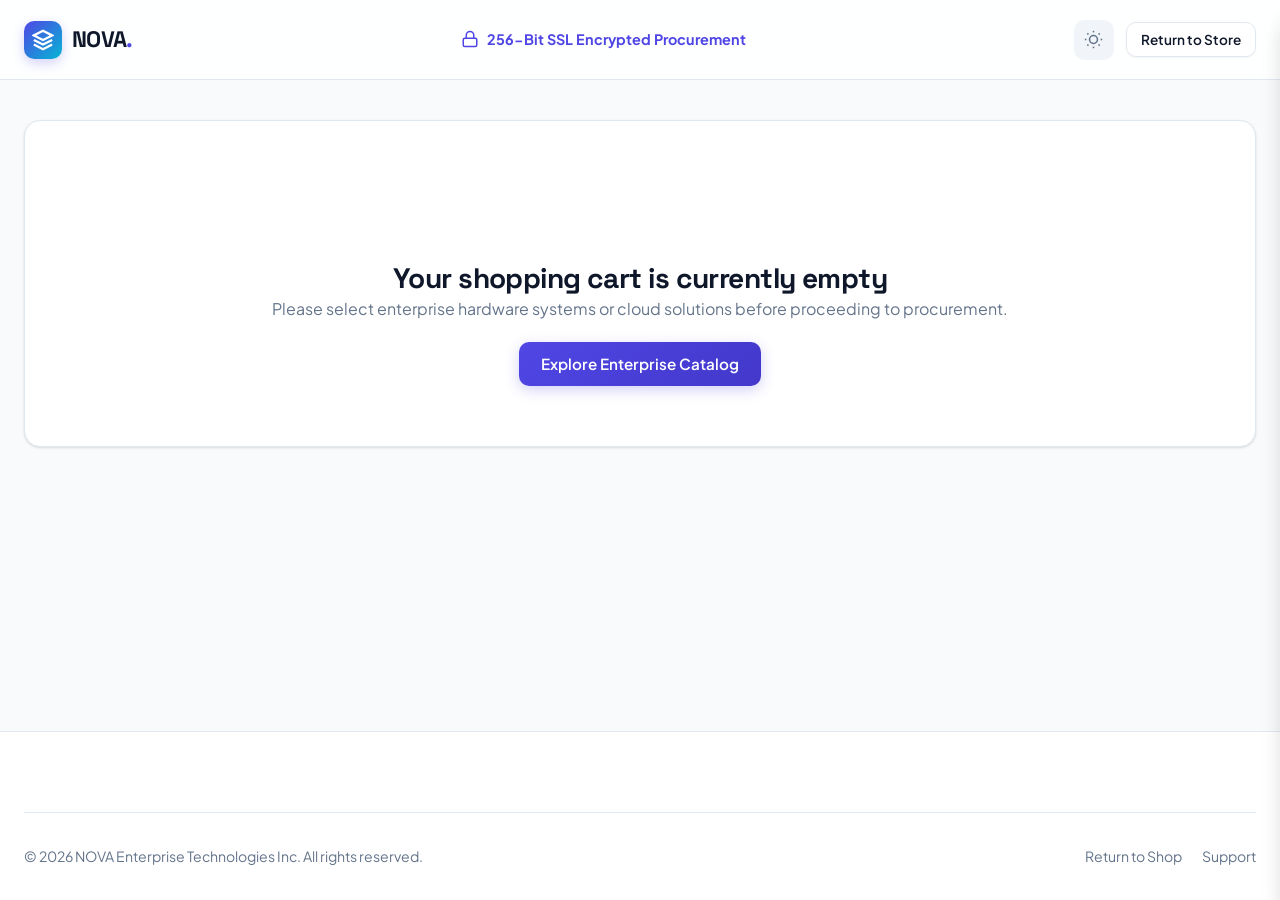
<file: checkout.html>
<!DOCTYPE html>
<html lang="en" data-theme="light">
<head>
  <meta charset="UTF-8" />
  <meta name="viewport" content="width=device-width, initial-scale=1.0" />
  <title>Enterprise Checkout & Procurement | NOVA Commerce</title>
  <meta name="description" content="Secure enterprise checkout supporting corporate purchasing cards, Net 30 invoices, and SWIFT wire transfers with instant confirmation." />
  <link rel="stylesheet" href="css/main.css" />
  <link rel="stylesheet" href="css/components.css" />
  <link rel="stylesheet" href="css/pages.css" />
</head>
<body>

  <!-- Navigation -->
  <header class="nova-navbar">
    <div class="container navbar-inner">
      <a href="index.html" class="brand-logo" aria-label="NOVA Enterprise Home">
        <div class="brand-icon-box"><svg width="22" height="22" viewBox="0 0 24 24" fill="none" stroke="currentColor" stroke-width="2.5"><polygon points="12 2 2 7 12 12 22 7 12 2"/><polyline points="2 17 12 22 22 17"/><polyline points="2 12 12 17 22 12"/></svg></div>
        <span>NOVA<span class="highlight">.</span></span>
      </a>
      <div style="font-size:0.9rem; font-weight:700; color:var(--color-primary); display:flex; align-items:center; gap:8px;">
        <svg width="18" height="18" viewBox="0 0 24 24" fill="none" stroke="currentColor" stroke-width="2"><rect x="3" y="11" width="18" height="11" rx="2" ry="2"></rect><path d="M7 11V7a5 5 0 0 1 10 0v4"></path></svg>
        <span>256-Bit SSL Encrypted Procurement</span>
      </div>
      <div class="navbar-actions">
        <button type="button" class="action-icon-btn theme-toggle-btn" title="Theme"><svg width="19" height="19" viewBox="0 0 24 24" fill="none" stroke="currentColor" stroke-width="2"><circle cx="12" cy="12" r="5"/><line x1="12" y1="1" x2="12" y2="3"/><line x1="12" y1="21" x2="12" y2="23"/><line x1="4.22" y1="4.22" x2="5.64" y2="5.64"/><line x1="18.36" y1="18.36" x2="19.78" y2="19.78"/><line x1="1" y1="12" x2="3" y2="12"/><line x1="21" y1="12" x2="23" y2="12"/><line x1="4.22" y1="19.78" x2="5.64" y2="18.36"/><line x1="18.36" y1="5.64" x2="19.78" y2="4.22"/></svg></button>
        <a href="shop.html" class="btn btn-secondary btn-sm">Return to Store</a>
      </div>
    </div>
  </header>

  <main style="padding:40px 0 80px;">
    <div class="container">

      <!-- Empty Cart Alert -->
      <div id="checkout-empty-warning" class="card" style="display:none; text-align:center; padding:60px 20px;">
        <svg width="64" height="64" viewBox="0 0 24 24" fill="none" stroke="var(--color-muted)" stroke-width="1.5" style="margin:0 auto 16px;"><circle cx="9" cy="21" r="1"></circle><circle cx="20" cy="21" r="1"></circle><path d="M1 1h4l2.68 13.39a2 2 0 0 0 2 1.61h9.72a2 2 0 0 0 2-1.61L23 6H6"></path></svg>
        <h3>Your shopping cart is currently empty</h3>
        <p class="text-muted" style="margin-bottom:20px;">Please select enterprise hardware systems or cloud solutions before proceeding to procurement.</p>
        <a href="shop.html" class="btn btn-primary">Explore Enterprise Catalog</a>
      </div>

      <!-- Main Checkout Layout -->
      <div id="checkout-main-content">
        <!-- Step Indicators -->
        <div class="checkout-steps-nav">
          <div class="checkout-step-item active" data-step="1">
            <span class="checkout-step-num">1</span>
            <span>Enterprise Details</span>
          </div>
          <div style="flex:1; height:2px; background:var(--border-color); margin:0 16px;"></div>
          <div class="checkout-step-item" data-step="2">
            <span class="checkout-step-num">2</span>
            <span>Payment & Terms</span>
          </div>
          <div style="flex:1; height:2px; background:var(--border-color); margin:0 16px;"></div>
          <div class="checkout-step-item" data-step="3">
            <span class="checkout-step-num">3</span>
            <span>Review & Authorize</span>
          </div>
        </div>

        <div class="checkout-layout">
          <!-- Left Wizard Form -->
          <form id="checkout-wizard-form" class="card" style="padding:32px;">
            
            <!-- STEP 1: Enterprise & Shipping Info -->
            <div class="checkout-step-panel" data-step-panel="1">
              <h2 style="font-size:1.4rem; margin-bottom:8px;">Enterprise Procurement & Shipping</h2>
              <p class="text-muted" style="margin-bottom:24px; font-size:0.9rem;">Provide corporate organization details and destination delivery dock.</p>

              <div class="grid grid-cols-2">
                <div class="form-group">
                  <label class="form-label" for="chk-company">Enterprise / Organization Name *</label>
                  <input type="text" id="chk-company" class="form-input" placeholder="e.g. Acme Global Logistics Corp" value="Apex Financial Services Inc" required />
                </div>
                <div class="form-group">
                  <label class="form-label" for="chk-taxid">Corporate Tax ID / VAT Number</label>
                  <input type="text" id="chk-taxid" class="form-input" placeholder="e.g. US-84-920491" value="US-94-382910" />
                </div>
              </div>

              <div class="grid grid-cols-2">
                <div class="form-group">
                  <label class="form-label" for="chk-fullname">Procurement Officer Full Name *</label>
                  <input type="text" id="chk-fullname" class="form-input" placeholder="Full name" value="Marcus Vance" required />
                </div>
                <div class="form-group">
                  <label class="form-label" for="chk-email">Corporate Work Email *</label>
                  <input type="email" id="chk-email" class="form-input" placeholder="m.vance@apexfinancial.com" value="m.vance@apexfinancial.com" required />
                </div>
              </div>

              <div class="form-group">
                <label class="form-label" for="chk-address">Receiving Dock / Street Address *</label>
                <input type="text" id="chk-address" class="form-input" placeholder="500 Tech Highway, Dock Bay 4" value="500 Montgomery Street, Suite 1200" required />
              </div>

              <div class="grid grid-cols-3">
                <div class="form-group">
                  <label class="form-label" for="chk-city">City *</label>
                  <input type="text" id="chk-city" class="form-input" value="San Francisco" required />
                </div>
                <div class="form-group">
                  <label class="form-label" for="chk-country">Country *</label>
                  <select id="chk-country" class="form-select">
                    <option value="United States" selected>United States</option>
                    <option value="United Kingdom">United Kingdom</option>
                    <option value="Germany">Germany</option>
                    <option value="Singapore">Singapore</option>
                    <option value="Canada">Canada</option>
                  </select>
                </div>
                <div class="form-group">
                  <label class="form-label" for="chk-zip">Postal / Zip Code *</label>
                  <input type="text" id="chk-zip" class="form-input" value="94111" required />
                </div>
              </div>

              <div style="display:flex; justify-content:flex-end; margin-top:24px;">
                <button type="button" id="btn-step1-next" class="btn btn-primary btn-lg">
                  Continue to Payment &rarr;
                </button>
              </div>
            </div>

            <!-- STEP 2: Payment Method & Terms -->
            <div class="checkout-step-panel" data-step-panel="2" style="display:none;">
              <h2 style="font-size:1.4rem; margin-bottom:8px;">Payment Authorization Method</h2>
              <p class="text-muted" style="margin-bottom:24px; font-size:0.9rem;">Select how your procurement department wishes to settle this invoice.</p>

              <!-- Payment Method Radios -->
              <div style="display:grid; grid-template-columns:repeat(3, 1fr); gap:12px; margin-bottom:28px;">
                <label class="card" style="padding:14px; cursor:pointer; display:flex; align-items:center; gap:10px;">
                  <input type="radio" name="paymentMethod" value="card" checked />
                  <span style="font-weight:700; font-size:0.9rem;">Credit / Purchasing Card</span>
                </label>
                <label class="card" style="padding:14px; cursor:pointer; display:flex; align-items:center; gap:10px;">
                  <input type="radio" name="paymentMethod" value="invoice" />
                  <span style="font-weight:700; font-size:0.9rem;">Net 30 Invoicing</span>
                </label>
                <label class="card" style="padding:14px; cursor:pointer; display:flex; align-items:center; gap:10px;">
                  <input type="radio" name="paymentMethod" value="wire" />
                  <span style="font-weight:700; font-size:0.9rem;">Fedwire / SWIFT</span>
                </label>
              </div>

              <!-- Credit Card Section -->
              <div id="payment-card-section">
                <!-- Visual Interactive Card Mirror -->
                <div class="mock-credit-card">
                  <div style="display:flex; justify-content:space-between; align-items:center;">
                    <div class="card-chip"></div>
                    <span style="font-weight:800; font-size:1.1rem; letter-spacing:1px;">NOVA CORP</span>
                  </div>
                  <div class="card-num-display" id="mirror-card-num">•••• •••• •••• ••••</div>
                  <div class="card-holder-exp">
                    <div>
                      <span style="font-size:0.65rem; opacity:0.8; display:block;">Cardholder</span>
                      <strong id="mirror-card-holder">MARCUS VANCE</strong>
                    </div>
                    <div>
                      <span style="font-size:0.65rem; opacity:0.8; display:block;">Expires</span>
                      <strong id="mirror-card-exp">12/28</strong>
                    </div>
                  </div>
                </div>

                <div class="form-group">
                  <label class="form-label" for="chk-card-num">Card Number *</label>
                  <input type="text" id="chk-card-num" class="form-input" placeholder="4242 4242 4242 4242" value="4242 8890 1234 5678" maxlength="19" />
                </div>

                <div class="grid grid-cols-3">
                  <div class="form-group" style="grid-column: span 2;">
                    <label class="form-label" for="chk-card-holder">Name on Card *</label>
                    <input type="text" id="chk-card-holder" class="form-input" value="Marcus Vance" />
                  </div>
                  <div class="form-group">
                    <label class="form-label" for="chk-card-exp">Expiry (MM/YY) *</label>
                    <input type="text" id="chk-card-exp" class="form-input" placeholder="MM/YY" value="12/28" maxlength="5" />
                  </div>
                </div>

                <div class="form-group" style="max-width:180px;">
                  <label class="form-label" for="chk-card-cvv">CVV / CVC Security *</label>
                  <input type="password" id="chk-card-cvv" class="form-input" placeholder="888" value="888" maxlength="4" />
                </div>
              </div>

              <!-- Net 30 Section -->
              <div id="payment-invoice-section" style="display:none; background:var(--bg-subtle); padding:20px; border-radius:var(--radius-md); margin-bottom:20px;">
                <h4 style="margin-bottom:8px;">Net 30 Corporate Purchase Order</h4>
                <p style="font-size:0.88rem; color:var(--text-muted); margin-bottom:14px;">An official invoice will be dispatched to your accounts payable department. Payment is due within 30 days of hardware delivery.</p>
                <div class="form-group">
                  <label class="form-label" for="chk-po-number">Purchase Order (PO) Number</label>
                  <input type="text" id="chk-po-number" class="form-input" placeholder="PO-2026-90412" value="PO-2026-90412" />
                </div>
              </div>

              <!-- Wire Section -->
              <div id="payment-wire-section" style="display:none; background:var(--bg-subtle); padding:20px; border-radius:var(--radius-md); margin-bottom:20px;">
                <h4 style="margin-bottom:8px;">SWIFT / Fedwire Direct Clearing</h4>
                <p style="font-size:0.88rem; color:var(--text-muted); margin:0;">Wire routing instructions and an escrow reservation lock will be sent to your corporate email upon review completion.</p>
              </div>

              <div style="display:flex; justify-content:space-between; margin-top:24px;">
                <button type="button" id="btn-step2-prev" class="btn btn-secondary">&larr; Back</button>
                <button type="button" id="btn-step2-next" class="btn btn-primary btn-lg">Review Order Summary &rarr;</button>
              </div>
            </div>

            <!-- STEP 3: Review & Authorize -->
            <div class="checkout-step-panel" data-step-panel="3" style="display:none;">
              <h2 style="font-size:1.4rem; margin-bottom:8px;">Review & Authorize Procurement</h2>
              <p class="text-muted" style="margin-bottom:24px; font-size:0.9rem;">Confirm all enterprise dispatch details before placing your order.</p>

              <div style="background:var(--bg-subtle); border-radius:var(--radius-lg); padding:24px; margin-bottom:28px;">
                <div style="margin-bottom:16px;">
                  <span style="font-size:0.75rem; text-transform:uppercase; font-weight:700; color:var(--text-muted);">Organization:</span>
                  <div id="rev-company" style="font-weight:700; font-size:1.05rem;"></div>
                </div>
                <div style="margin-bottom:16px;">
                  <span style="font-size:0.75rem; text-transform:uppercase; font-weight:700; color:var(--text-muted);">Procurement Officer:</span>
                  <div id="rev-contact" style="font-weight:600;"></div>
                </div>
                <div style="margin-bottom:16px;">
                  <span style="font-size:0.75rem; text-transform:uppercase; font-weight:700; color:var(--text-muted);">Shipping Address:</span>
                  <div id="rev-address" style="color:var(--text-main);"></div>
                </div>
                <div>
                  <span style="font-size:0.75rem; text-transform:uppercase; font-weight:700; color:var(--text-muted);">Payment Method:</span>
                  <div id="rev-payment" style="font-weight:600; color:var(--color-primary);"></div>
                </div>
              </div>

              <div class="form-checkbox" style="margin-bottom:24px;">
                <input type="checkbox" id="chk-agree" checked required />
                <label for="chk-agree" style="font-size:0.88rem;">I verify that I am authorized to bind our enterprise to the purchase order and agree to NOVA's Enterprise Master Service Terms.</label>
              </div>

              <div style="display:flex; justify-content:space-between;">
                <button type="button" id="btn-step3-prev" class="btn btn-secondary">&larr; Back to Payment</button>
                <button type="button" id="btn-place-order" class="btn btn-primary btn-lg" style="background:linear-gradient(135deg, var(--color-success) 0%, #059669 100%);">
                  Authorize & Place Order
                </button>
              </div>
            </div>
          </form>

          <!-- Right Order Summary Column -->
          <div class="card" style="padding:28px; background:var(--bg-surface);">
            <h3 style="font-size:1.2rem; margin-bottom:18px;">Order Summary</h3>
            <div id="checkout-items-summary" style="max-height:280px; overflow-y:auto; margin-bottom:20px;">
              <!-- Dynamically hydrated items -->
            </div>

            <!-- Promo input -->
            <div class="cart-promo-section" style="margin-bottom:20px; border-top:1px solid var(--border-subtle); padding-top:16px;">
              <div class="promo-input-group">
                <input type="text" id="chk-promo-input" placeholder="Promo code (SAVE20)" class="form-input form-input-sm" />
                <button type="button" id="chk-promo-btn" class="btn btn-secondary btn-sm">Apply</button>
              </div>
            </div>

            <div class="cart-summary-breakdown" style="margin-bottom:0;">
              <div class="summary-line">
                <span>Subtotal:</span>
                <span id="chk-subtotal">$0.00</span>
              </div>
              <div class="summary-line text-success" id="chk-discount-row" style="display:none;">
                <span>Discount:</span>
                <span id="chk-discount">-$0.00</span>
              </div>
              <div class="summary-line">
                <span>Insured Freight:</span>
                <span id="chk-shipping">FREE Freight</span>
              </div>
              <div class="summary-line">
                <span>Tax (8.25%):</span>
                <span id="chk-tax">$0.00</span>
              </div>
              <div class="summary-line font-bold summary-total">
                <span>Total Authorized:</span>
                <span id="chk-total" class="text-primary">$0.00</span>
              </div>
            </div>
          </div>
        </div>
      </div>
    </div>
  </main>

  <footer class="nova-footer">
    <div class="container">
      <div class="footer-bottom">
        <div>&copy; 2026 NOVA Enterprise Technologies Inc. All rights reserved.</div>
        <div style="display:flex; gap:20px;">
          <a href="shop.html">Return to Shop</a>
          <a href="contact.html">Support</a>
        </div>
      </div>
    </div>
  </footer>

  <script src="js/data.js"></script>
  <script src="js/store.js"></script>
  <script src="js/components.js"></script>
  <script src="js/main.js"></script>
  <script src="js/checkout.js"></script>
</body>
</html>
</file>
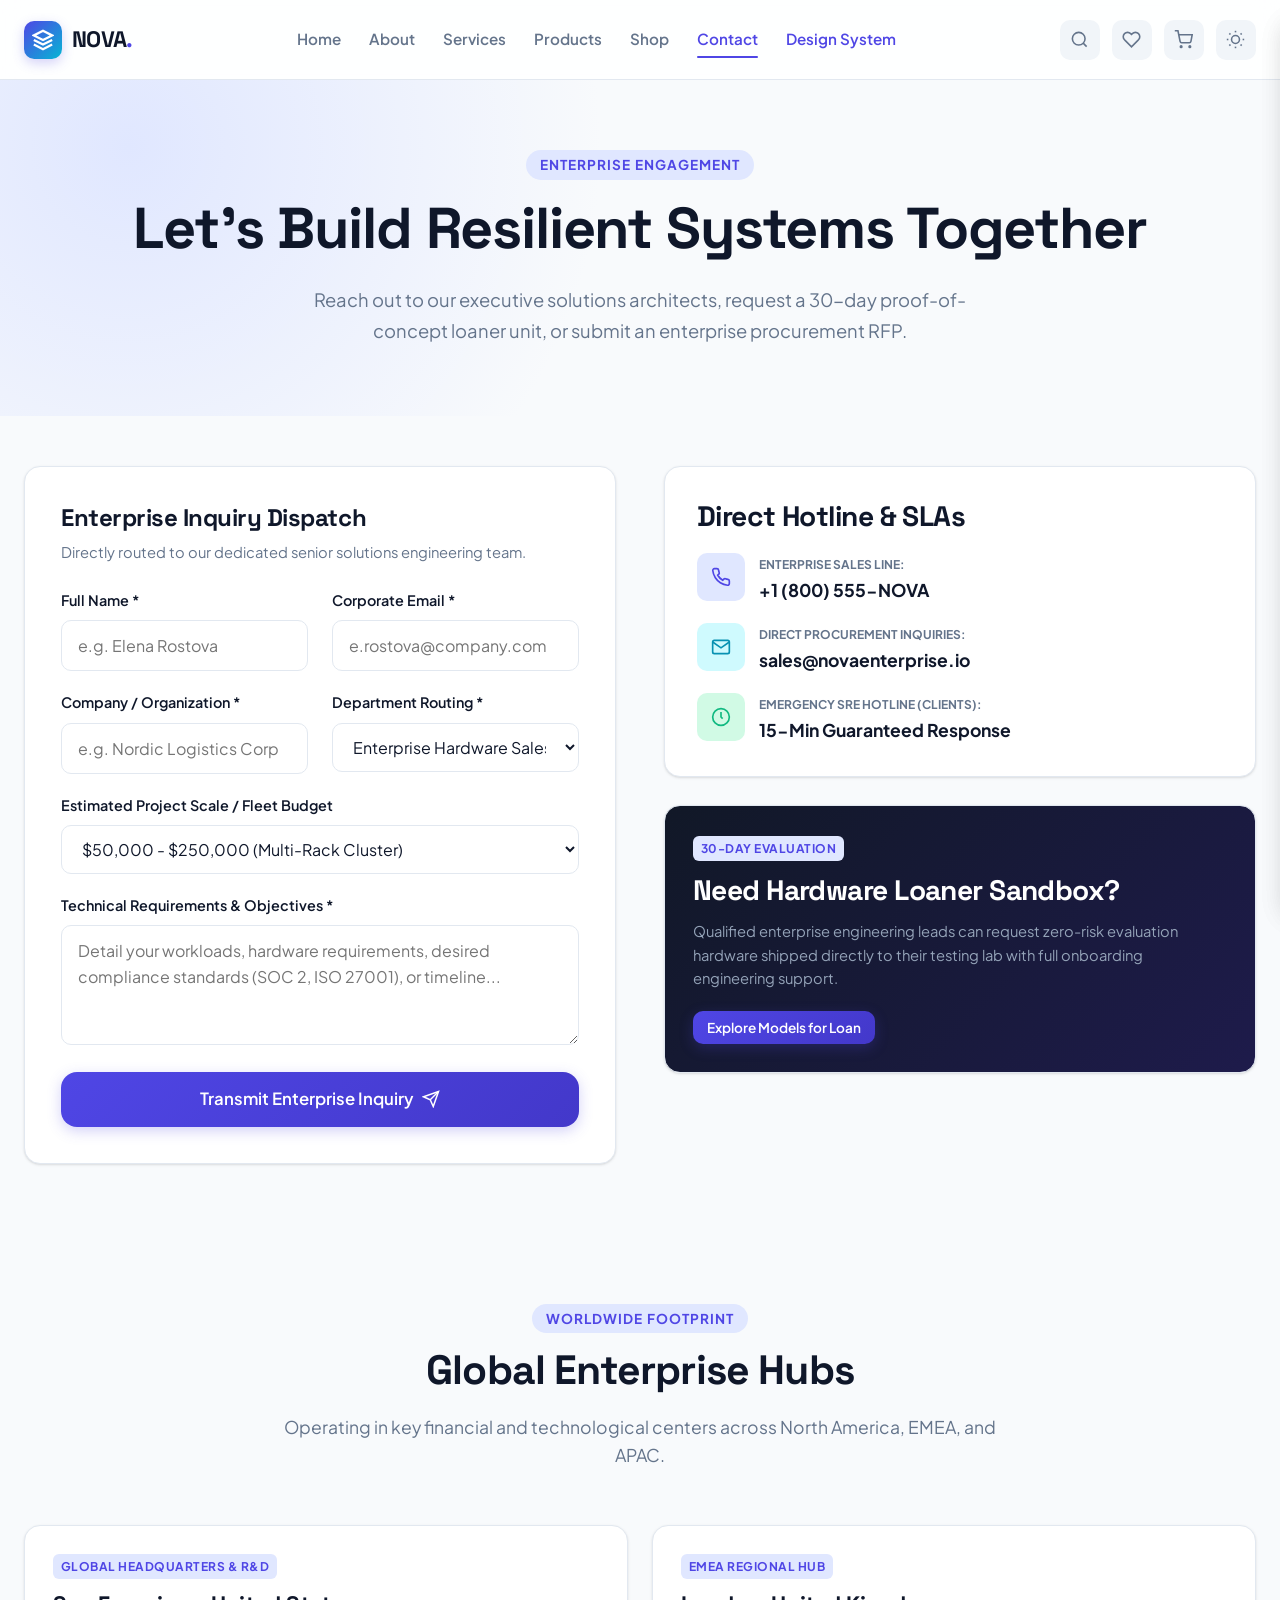
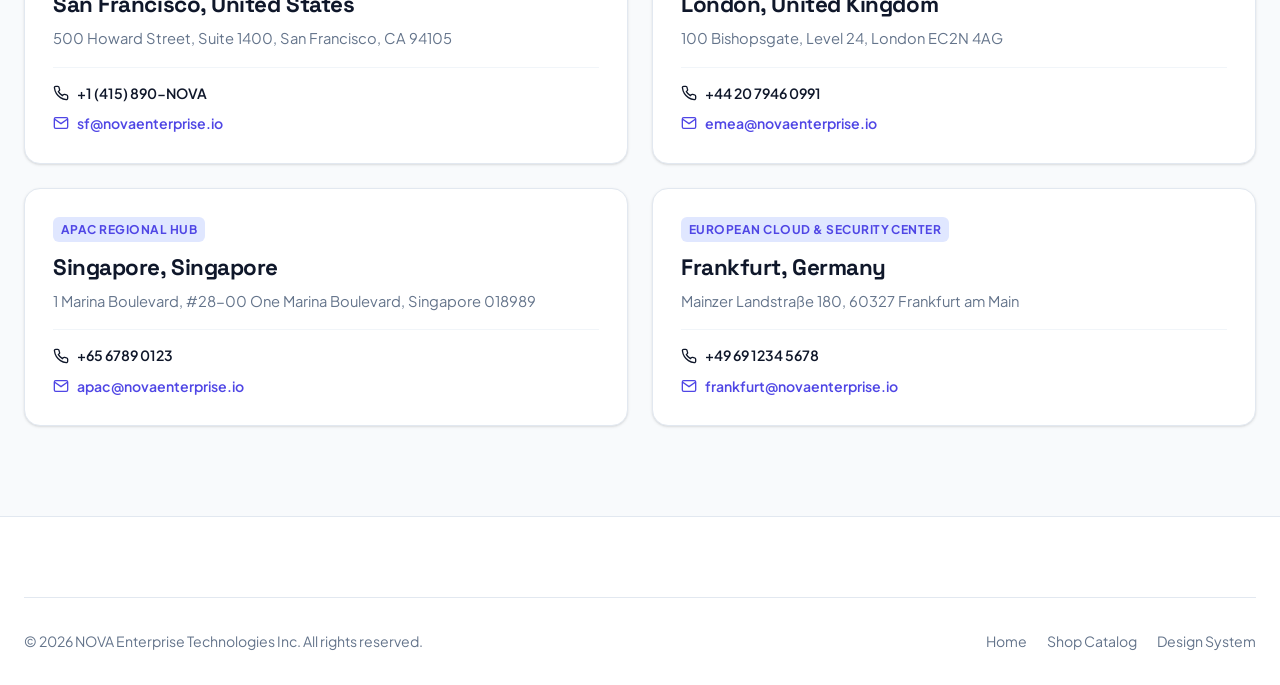
<file: contact.html>
<!DOCTYPE html>
<html lang="en" data-theme="light">
<head>
  <meta charset="UTF-8" />
  <meta name="viewport" content="width=device-width, initial-scale=1.0" />
  <title>Global Contact & Enterprise Support | NOVA</title>
  <meta name="description" content="Connect with NOVA's global enterprise solutions team, regional hubs in San Francisco, London, Singapore, Frankfurt, or submit an RFP." />
  <link rel="stylesheet" href="css/main.css" />
  <link rel="stylesheet" href="css/components.css" />
  <link rel="stylesheet" href="css/pages.css" />
</head>
<body>

  <!-- Navigation -->
  <header class="nova-navbar">
    <div class="container navbar-inner">
      <a href="index.html" class="brand-logo" aria-label="NOVA Enterprise Home">
        <div class="brand-icon-box"><svg width="22" height="22" viewBox="0 0 24 24" fill="none" stroke="currentColor" stroke-width="2.5"><polygon points="12 2 2 7 12 12 22 7 12 2"/><polyline points="2 17 12 22 22 17"/><polyline points="2 12 12 17 22 12"/></svg></div>
        <span>NOVA<span class="highlight">.</span></span>
      </a>
      <nav class="nav-links">
        <a href="index.html" class="nav-link">Home</a>
        <a href="about.html" class="nav-link">About</a>
        <a href="services.html" class="nav-link">Services</a>
        <a href="products.html" class="nav-link">Products</a>
        <a href="shop.html" class="nav-link">Shop</a>
        <a href="contact.html" class="nav-link active">Contact</a>
        <a href="style-guide.html" class="nav-link" style="color:var(--color-primary);">Design System</a>
      </nav>
      <div class="navbar-actions">
        <button type="button" class="action-icon-btn btn-search-trigger" title="Search"><svg width="19" height="19" viewBox="0 0 24 24" fill="none" stroke="currentColor" stroke-width="2"><circle cx="11" cy="11" r="8"></circle><line x1="21" y1="21" x2="16.65" y2="16.65"></line></svg></button>
        <button type="button" class="action-icon-btn btn-wishlist-trigger" title="Wishlist"><svg width="19" height="19" viewBox="0 0 24 24" fill="none" stroke="currentColor" stroke-width="2"><path d="M20.84 4.61a5.5 5.5 0 0 0-7.78 0L12 5.67l-1.06-1.06a5.5 5.5 0 0 0-7.78 7.78l1.06 1.06L12 21.23l7.78-7.78 1.06-1.06a5.5 5.5 0 0 0 0-7.78z"></path></svg><span class="badge-count badge-wishlist-count" style="display:none;">0</span></button>
        <button type="button" class="action-icon-btn btn-cart-trigger" title="Cart"><svg width="19" height="19" viewBox="0 0 24 24" fill="none" stroke="currentColor" stroke-width="2"><circle cx="9" cy="21" r="1"></circle><circle cx="20" cy="21" r="1"></circle><path d="M1 1h4l2.68 13.39a2 2 0 0 0 2 1.61h9.72a2 2 0 0 0 2-1.61L23 6H6"></path></svg><span class="badge-count badge-cart-count" style="display:none;">0</span></button>
        <button type="button" class="action-icon-btn theme-toggle-btn" title="Theme"><svg width="19" height="19" viewBox="0 0 24 24" fill="none" stroke="currentColor" stroke-width="2"><circle cx="12" cy="12" r="5"/><line x1="12" y1="1" x2="12" y2="3"/><line x1="12" y1="21" x2="12" y2="23"/><line x1="4.22" y1="4.22" x2="5.64" y2="5.64"/><line x1="18.36" y1="18.36" x2="19.78" y2="19.78"/><line x1="1" y1="12" x2="3" y2="12"/><line x1="21" y1="12" x2="23" y2="12"/><line x1="4.22" y1="19.78" x2="5.64" y2="18.36"/><line x1="18.36" y1="5.64" x2="19.78" y2="4.22"/></svg></button>
        <a href="login.html" class="btn btn-secondary btn-sm" style="display:none; @media(min-width:768px){display:inline-flex;}">Portal</a>
        <button type="button" class="action-icon-btn mobile-menu-toggle"><svg width="22" height="22" viewBox="0 0 24 24" fill="none" stroke="currentColor" stroke-width="2"><line x1="3" y1="12" x2="21" y2="12"></line><line x1="3" y1="6" x2="21" y2="6"></line><line x1="3" y1="18" x2="21" y2="18"></line></svg></button>
      </div>
    </div>
  </header>

  <div class="nav-backdrop"></div>
  <aside class="mobile-nav-drawer">
    <div class="mobile-nav-header">
      <a href="index.html" class="brand-logo"><div class="brand-icon-box"><svg width="18" height="18" viewBox="0 0 24 24" fill="none" stroke="currentColor" stroke-width="2.5"><polygon points="12 2 2 7 12 12 22 7 12 2"/><polyline points="2 17 12 22 22 17"/><polyline points="2 12 12 17 22 12"/></svg></div><span>NOVA<span class="highlight">.</span></span></a>
      <button type="button" class="mobile-nav-close action-icon-btn">&times;</button>
    </div>
    <div class="mobile-nav-links">
      <a href="index.html" class="mobile-nav-link">Home</a>
      <a href="about.html" class="mobile-nav-link">About Us</a>
      <a href="services.html" class="mobile-nav-link">Enterprise Services</a>
      <a href="products.html" class="mobile-nav-link">Products & Architecture</a>
      <a href="shop.html" class="mobile-nav-link">Digital Storefront</a>
      <a href="contact.html" class="mobile-nav-link active">Global Contact</a>
      <a href="login.html" class="mobile-nav-link">Client Portal</a>
    </div>
  </aside>

  <main>
    <section class="section" style="padding:70px 0 40px; background:radial-gradient(circle at 10% 20%, var(--color-primary-light) 0%, transparent 40%);">
      <div class="container text-center">
        <span class="section-eyebrow">Enterprise Engagement</span>
        <h1 style="margin-bottom:20px;">Let's Build Resilient Systems Together</h1>
        <p class="lead" style="max-width:720px; margin:0 auto 30px;">
          Reach out to our executive solutions architects, request a 30-day proof-of-concept loaner unit, or submit an enterprise procurement RFP.
        </p>
      </div>
    </section>

    <!-- FORM & DETAILS SECTION -->
    <section class="section-sm">
      <div class="container">
        <div class="grid grid-cols-2" style="gap:48px; align-items:flex-start;">
          <!-- Left: Contact Form -->
          <div class="card" style="padding:36px;">
            <h2 style="font-size:1.5rem; margin-bottom:8px;">Enterprise Inquiry Dispatch</h2>
            <p class="text-muted" style="margin-bottom:24px; font-size:0.92rem;">Directly routed to our dedicated senior solutions engineering team.</p>

            <form id="enterprise-contact-form">
              <div class="grid grid-cols-2">
                <div class="form-group">
                  <label class="form-label" for="contact-name">Full Name *</label>
                  <input type="text" id="contact-name" class="form-input" placeholder="e.g. Elena Rostova" required />
                </div>
                <div class="form-group">
                  <label class="form-label" for="contact-email">Corporate Email *</label>
                  <input type="email" id="contact-email" class="form-input" placeholder="e.rostova@company.com" required />
                </div>
              </div>

              <div class="grid grid-cols-2">
                <div class="form-group">
                  <label class="form-label" for="contact-company">Company / Organization *</label>
                  <input type="text" id="contact-company" class="form-input" placeholder="e.g. Nordic Logistics Corp" required />
                </div>
                <div class="form-group">
                  <label class="form-label" for="contact-dept">Department Routing *</label>
                  <select id="contact-dept" class="form-select">
                    <option value="Enterprise Hardware Sales">Enterprise Hardware Sales</option>
                    <option value="Cloud Architecture Consulting">Cloud Architecture Consulting</option>
                    <option value="Zero-Trust Cyber Shield Team">Zero-Trust Cyber Shield Team</option>
                    <option value="24/7 Managed SRE Support">24/7 Managed SRE Support</option>
                    <option value="Executive RFP / Procurement">Executive RFP / Procurement</option>
                  </select>
                </div>
              </div>

              <div class="form-group">
                <label class="form-label" for="contact-budget">Estimated Project Scale / Fleet Budget</label>
                <select id="contact-budget" class="form-select">
                  <option value="under50k">&lt; $50,000 (Departmental Pilot)</option>
                  <option value="50k-250k" selected>$50,000 - $250,000 (Multi-Rack Cluster)</option>
                  <option value="250k-1m">$250,000 - $1,000,000 (Enterprise Datacenter)</option>
                  <option value="over1m">&gt; $1,000,000 (Global Hyperscale Infrastructure)</option>
                </select>
              </div>

              <div class="form-group">
                <label class="form-label" for="contact-message">Technical Requirements & Objectives *</label>
                <textarea id="contact-message" class="form-textarea" placeholder="Detail your workloads, hardware requirements, desired compliance standards (SOC 2, ISO 27001), or timeline..." required></textarea>
              </div>

              <button type="submit" class="btn btn-primary btn-block btn-lg">
                Transmit Enterprise Inquiry
                <svg width="18" height="18" viewBox="0 0 24 24" fill="none" stroke="currentColor" stroke-width="2"><line x1="22" y1="2" x2="11" y2="13"></line><polygon points="22 2 15 22 11 13 2 9 22 2"></polygon></svg>
              </button>
            </form>
          </div>

          <!-- Right: Direct Channels -->
          <div>
            <div class="card" style="padding:32px; margin-bottom:28px;">
              <h3 style="margin-bottom:16px;">Direct Hotline & SLAs</h3>
              <div style="display:flex; flex-direction:column; gap:16px;">
                <div style="display:flex; gap:14px; align-items:center;">
                  <div class="bento-icon-box" style="margin:0;"><svg width="20" height="20" viewBox="0 0 24 24" fill="none" stroke="currentColor" stroke-width="2"><path d="M22 16.92v3a2 2 0 0 1-2.18 2 19.79 19.79 0 0 1-8.63-3.07 19.5 19.5 0 0 1-6-6 19.79 19.79 0 0 1-3.07-8.67A2 2 0 0 1 4.11 2h3a2 2 0 0 1 2 1.72 12.84 12.84 0 0 0 .7 2.81 2 2 0 0 1-.45 2.11L8.09 9.91a16 16 0 0 0 6 6l1.27-1.27a2 2 0 0 1 2.11-.45 12.84 12.84 0 0 0 2.81.7A2 2 0 0 1 22 16.92z"></path></svg></div>
                  <div>
                    <span style="font-size:0.75rem; text-transform:uppercase; color:var(--text-muted); font-weight:700;">Enterprise Sales Line:</span>
                    <strong style="display:block; font-size:1.1rem;"><a href="tel:+18005556682">+1 (800) 555-NOVA</a></strong>
                  </div>
                </div>

                <div style="display:flex; gap:14px; align-items:center;">
                  <div class="bento-icon-box" style="margin:0; background:var(--color-secondary-light); color:var(--color-secondary-hover);"><svg width="20" height="20" viewBox="0 0 24 24" fill="none" stroke="currentColor" stroke-width="2"><path d="M4 4h16c1.1 0 2 .9 2 2v12c0 1.1-.9 2-2 2H4c-1.1 0-2-.9-2-2V6c0-1.1.9-2 2-2z"></path><polyline points="22,6 12,13 2,6"></polyline></svg></div>
                  <div>
                    <span style="font-size:0.75rem; text-transform:uppercase; color:var(--text-muted); font-weight:700;">Direct Procurement Inquiries:</span>
                    <strong style="display:block; font-size:1.1rem;"><a href="mailto:sales@novaenterprise.io">sales@novaenterprise.io</a></strong>
                  </div>
                </div>

                <div style="display:flex; gap:14px; align-items:center;">
                  <div class="bento-icon-box" style="margin:0; background:var(--color-success-bg); color:var(--color-success);"><svg width="20" height="20" viewBox="0 0 24 24" fill="none" stroke="currentColor" stroke-width="2"><circle cx="12" cy="12" r="10"></circle><polyline points="12 6 12 12 14 14"></polyline></svg></div>
                  <div>
                    <span style="font-size:0.75rem; text-transform:uppercase; color:var(--text-muted); font-weight:700;">Emergency SRE Hotline (Clients):</span>
                    <strong style="display:block; font-size:1.1rem;">15-Min Guaranteed Response</strong>
                  </div>
                </div>
              </div>
            </div>

            <!-- Assurance Card -->
            <div class="card" style="padding:28px; background:linear-gradient(135deg, #111827 0%, #1e1b4b 100%); color:#fff;">
              <span class="badge badge-primary" style="margin-bottom:12px;">30-Day Evaluation</span>
              <h3 style="color:#fff; margin-bottom:12px;">Need Hardware Loaner Sandbox?</h3>
              <p style="color:#94a3b8; font-size:0.92rem; line-height:1.6; margin-bottom:20px;">
                Qualified enterprise engineering leads can request zero-risk evaluation hardware shipped directly to their testing lab with full onboarding engineering support.
              </p>
              <a href="shop.html" class="btn btn-primary btn-sm">Explore Models for Loan</a>
            </div>
          </div>
        </div>
      </div>
    </section>

    <!-- GLOBAL OFFICES -->
    <section class="section section-alt">
      <div class="container">
        <div class="section-header text-center">
          <span class="section-eyebrow">Worldwide Footprint</span>
          <h2 class="section-title">Global Enterprise Hubs</h2>
          <p class="section-desc">Operating in key financial and technological centers across North America, EMEA, and APAC.</p>
        </div>

        <div class="grid grid-cols-2" id="offices-grid-container">
          <!-- Populated by js/contact.js -->
        </div>
      </div>
    </section>
  </main>

  <footer class="nova-footer">
    <div class="container">
      <div class="footer-bottom">
        <div>&copy; 2026 NOVA Enterprise Technologies Inc. All rights reserved.</div>
        <div style="display:flex; gap:20px;">
          <a href="index.html">Home</a>
          <a href="shop.html">Shop Catalog</a>
          <a href="style-guide.html">Design System</a>
        </div>
      </div>
    </div>
  </footer>

  <script src="js/data.js"></script>
  <script src="js/store.js"></script>
  <script src="js/components.js"></script>
  <script src="js/main.js"></script>
  <script src="js/contact.js"></script>
</body>
</html>
</file>
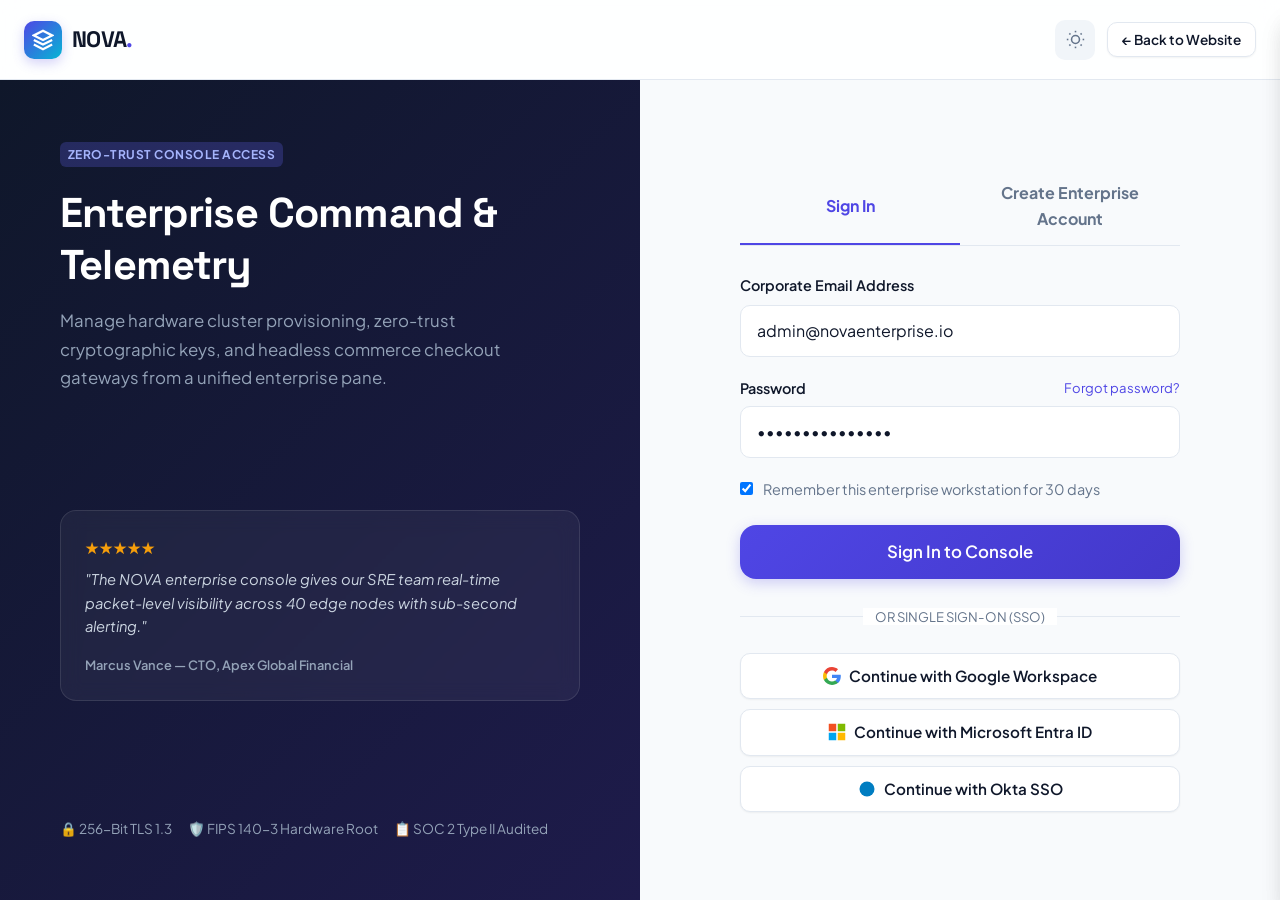
<file: login.html>
<!DOCTYPE html>
<html lang="en" data-theme="light">
<head>
  <meta charset="UTF-8" />
  <meta name="viewport" content="width=device-width, initial-scale=1.0" />
  <title>Enterprise Client Portal & SSO Authentication | NOVA</title>
  <meta name="description" content="Secure single sign-on access to the NOVA Enterprise Console, tenant cluster provisioning, and hardware telemetry." />
  <link rel="stylesheet" href="css/main.css" />
  <link rel="stylesheet" href="css/components.css" />
  <link rel="stylesheet" href="css/pages.css" />
</head>
<body>

  <!-- Minimal Header for Portal -->
  <header class="nova-navbar">
    <div class="container navbar-inner">
      <a href="index.html" class="brand-logo" aria-label="NOVA Enterprise Home">
        <div class="brand-icon-box"><svg width="22" height="22" viewBox="0 0 24 24" fill="none" stroke="currentColor" stroke-width="2.5"><polygon points="12 2 2 7 12 12 22 7 12 2"/><polyline points="2 17 12 22 22 17"/><polyline points="2 12 12 17 22 12"/></svg></div>
        <span>NOVA<span class="highlight">.</span></span>
      </a>
      <div class="navbar-actions">
        <button type="button" class="action-icon-btn theme-toggle-btn" title="Theme"><svg width="19" height="19" viewBox="0 0 24 24" fill="none" stroke="currentColor" stroke-width="2"><circle cx="12" cy="12" r="5"/><line x1="12" y1="1" x2="12" y2="3"/><line x1="12" y1="21" x2="12" y2="23"/><line x1="4.22" y1="4.22" x2="5.64" y2="5.64"/><line x1="18.36" y1="18.36" x2="19.78" y2="19.78"/><line x1="1" y1="12" x2="3" y2="12"/><line x1="21" y1="12" x2="23" y2="12"/><line x1="4.22" y1="19.78" x2="5.64" y2="18.36"/><line x1="18.36" y1="5.64" x2="19.78" y2="4.22"/></svg></button>
        <a href="index.html" class="btn btn-secondary btn-sm">&larr; Back to Website</a>
      </div>
    </div>
  </header>

  <main class="auth-split-wrapper">
    <!-- Left Hero Banner -->
    <div class="auth-hero-banner">
      <div>
        <span class="badge badge-primary" style="margin-bottom:20px; background:rgba(99, 102, 241, 0.25); color:#a5b4fc;">Zero-Trust Console Access</span>
        <h1 style="color:#fff; font-size:2.6rem; margin-bottom:16px;">Enterprise Command & Telemetry</h1>
        <p style="color:#94a3b8; font-size:1.05rem; line-height:1.7; max-width:480px;">
          Manage hardware cluster provisioning, zero-trust cryptographic keys, and headless commerce checkout gateways from a unified enterprise pane.
        </p>
      </div>

      <div style="background:rgba(255, 255, 255, 0.05); backdrop-filter:blur(10px); border:1px solid rgba(255, 255, 255, 0.1); border-radius:var(--radius-lg); padding:24px;">
        <div style="color:var(--color-accent); font-size:1rem; margin-bottom:8px;">★★★★★</div>
        <p style="font-size:0.92rem; color:#cbd5e1; font-style:italic; line-height:1.6; margin-bottom:12px;">
          "The NOVA enterprise console gives our SRE team real-time packet-level visibility across 40 edge nodes with sub-second alerting."
        </p>
        <span style="font-size:0.8rem; color:#94a3b8; font-weight:600;">Marcus Vance — CTO, Apex Global Financial</span>
      </div>

      <div style="display:flex; gap:16px; font-size:0.85rem; color:#94a3b8;">
        <span>🔒 256-Bit TLS 1.3</span>
        <span>🛡️ FIPS 140-3 Hardware Root</span>
        <span>📋 SOC 2 Type II Audited</span>
      </div>
    </div>

    <!-- Right Form Section -->
    <div class="auth-form-card" id="auth-form-container">
      <div class="auth-form-inner">
        <!-- Dual Tab Switcher -->
        <div class="auth-tab-buttons">
          <button type="button" class="auth-tab-btn active" id="tab-btn-login">Sign In</button>
          <button type="button" class="auth-tab-btn" id="tab-btn-signup">Create Enterprise Account</button>
        </div>

        <!-- 1. SIGN IN FORM -->
        <form id="form-login">
          <div class="form-group">
            <label class="form-label" for="login-email">Corporate Email Address</label>
            <input type="email" id="login-email" class="form-input" placeholder="officer@company.com" value="admin@novaenterprise.io" required />
          </div>

          <div class="form-group">
            <div style="display:flex; justify-content:space-between; margin-bottom:6px;">
              <label class="form-label" for="login-password" style="margin:0;">Password</label>
              <a href="#" onclick="showToast('Password reset link dispatched to corporate email.', 'info'); return false;" style="font-size:0.82rem; color:var(--color-primary);">Forgot password?</a>
            </div>
            <input type="password" id="login-password" class="form-input" placeholder="••••••••" value="NovaSecure2026!" required />
          </div>

          <div class="form-checkbox" style="margin-bottom:24px;">
            <input type="checkbox" id="login-remember" checked />
            <label for="login-remember">Remember this enterprise workstation for 30 days</label>
          </div>

          <button type="submit" class="btn btn-primary btn-block btn-lg" style="margin-bottom:24px;">
            Sign In to Console
          </button>
        </form>

        <!-- 2. CREATE ACCOUNT FORM (Hidden by default) -->
        <form id="form-signup" style="display:none;">
          <div class="grid grid-cols-2">
            <div class="form-group">
              <label class="form-label" for="signup-name">Full Name</label>
              <input type="text" id="signup-name" class="form-input" placeholder="Jane Doe" />
            </div>
            <div class="form-group">
              <label class="form-label" for="signup-company">Organization</label>
              <input type="text" id="signup-company" class="form-input" placeholder="Acme Corp" />
            </div>
          </div>

          <div class="form-group">
            <label class="form-label" for="signup-email">Corporate Email</label>
            <input type="email" id="signup-email" class="form-input" placeholder="j.doe@acme.com" />
          </div>

          <div class="form-group">
            <div style="display:flex; justify-content:space-between; align-items:center;">
              <label class="form-label" for="signup-password">Master Security Password</label>
              <span id="pwd-strength-label" style="font-size:0.8rem; font-weight:700;"></span>
            </div>
            <input type="password" id="signup-password" class="form-input" placeholder="At least 8 characters..." />
            <div class="password-strength-bar">
              <div class="password-strength-fill" id="pwd-strength-meter"></div>
            </div>
          </div>

          <div class="form-checkbox" style="margin-bottom:24px;">
            <input type="checkbox" id="signup-terms" checked />
            <label for="signup-terms">I agree to the Enterprise Master Subscription Agreement & SLA</label>
          </div>

          <button type="submit" class="btn btn-primary btn-block btn-lg" style="margin-bottom:24px;">
            Create Enterprise Account
          </button>
        </form>

        <!-- SSO Providers Divider -->
        <div style="position:relative; text-align:center; margin-bottom:24px;">
          <div style="position:absolute; top:50%; left:0; right:0; height:1px; background:var(--border-color);"></div>
          <span style="position:relative; background:var(--bg-surface); padding:0 12px; font-size:0.82rem; color:var(--text-muted); text-transform:uppercase;">Or Single Sign-On (SSO)</span>
        </div>

        <!-- SSO Buttons -->
        <div style="display:flex; flex-direction:column; gap:10px;">
          <button type="button" class="btn btn-secondary btn-block btn-sso-provider" data-provider="Google Workspace">
            <svg width="18" height="18" viewBox="0 0 24 24"><path fill="#4285F4" d="M23.745 12.27c0-.7-.06-1.4-.19-2.07H12v4.51h6.6c-.29 1.52-1.14 2.82-2.4 3.68v3.05h3.88c2.27-2.09 3.665-5.17 3.665-9.17Z"/><path fill="#34A853" d="M12 24c3.24 0 5.95-1.08 7.93-2.91l-3.88-3.05c-1.08.72-2.45 1.16-4.05 1.16-3.12 0-5.77-2.1-6.72-4.93H1.25v3.15C3.26 21.36 7.33 24 12 24Z"/><path fill="#FBBC05" d="M5.28 14.27c-.25-.72-.38-1.49-.38-2.27s.13-1.55.38-2.27V6.58H1.25C.45 8.18 0 9.99 0 12s.45 3.82 1.25 5.42l4.03-3.15Z"/><path fill="#EA4335" d="M12 4.75c1.77 0 3.35.61 4.6 1.8l3.42-3.42C17.95 1.19 15.24 0 12 0 7.33 0 3.26 2.64 1.25 6.58l4.03 3.15c.95-2.83 3.6-4.98 6.72-4.98Z"/></svg>
            Continue with Google Workspace
          </button>

          <button type="button" class="btn btn-secondary btn-block btn-sso-provider" data-provider="Microsoft Entra">
            <svg width="18" height="18" viewBox="0 0 24 24"><path fill="#F25022" d="M1 1h10v10H1z"/><path fill="#7FBA00" d="M13 1h10v10H13z"/><path fill="#00A4EF" d="M1 13h10v10H1z"/><path fill="#FFB900" d="M13 13h10v10H13z"/></svg>
            Continue with Microsoft Entra ID
          </button>

          <button type="button" class="btn btn-secondary btn-block btn-sso-provider" data-provider="Okta Identity">
            <svg width="18" height="18" viewBox="0 0 24 24" fill="#007dc1"><circle cx="12" cy="12" r="10"/></svg>
            Continue with Okta SSO
          </button>
        </div>
      </div>
    </div>
  </main>

  <script src="js/data.js"></script>
  <script src="js/store.js"></script>
  <script src="js/components.js"></script>
  <script src="js/auth.js"></script>
</body>
</html>
</file>
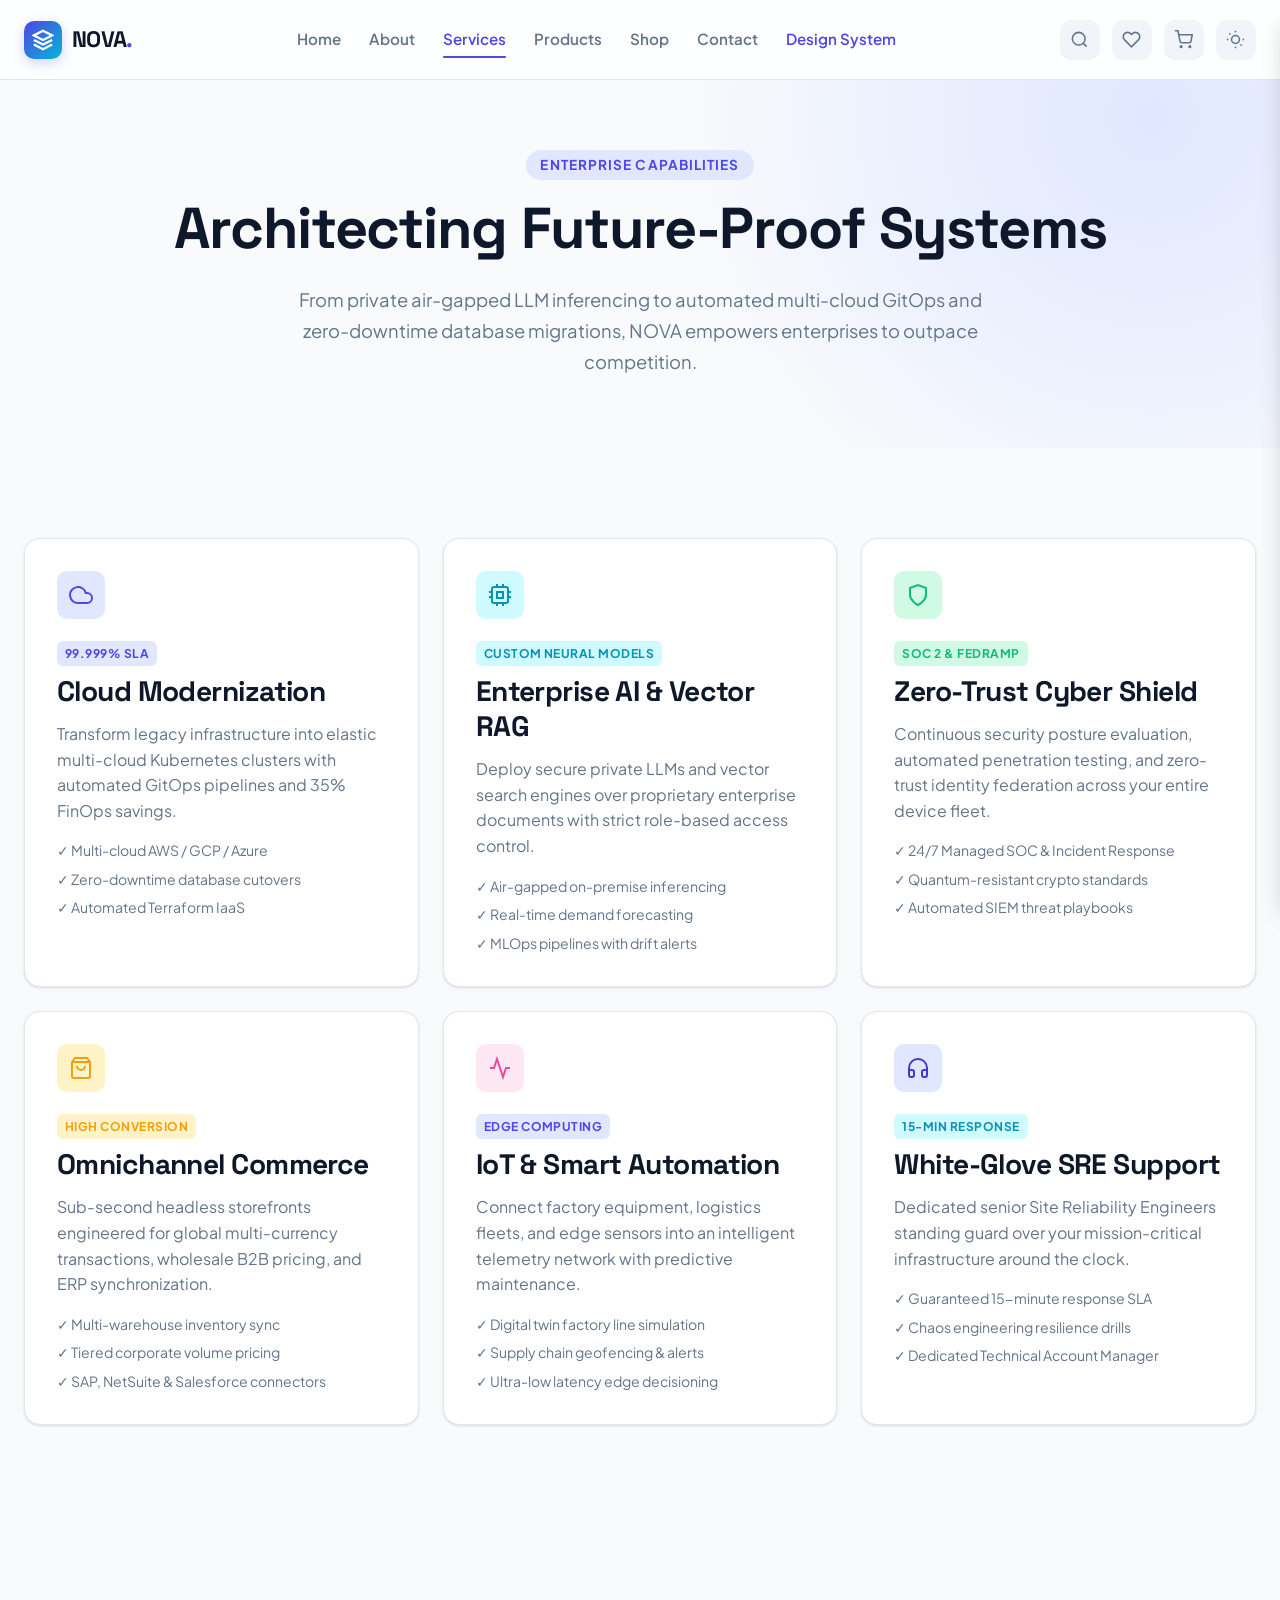
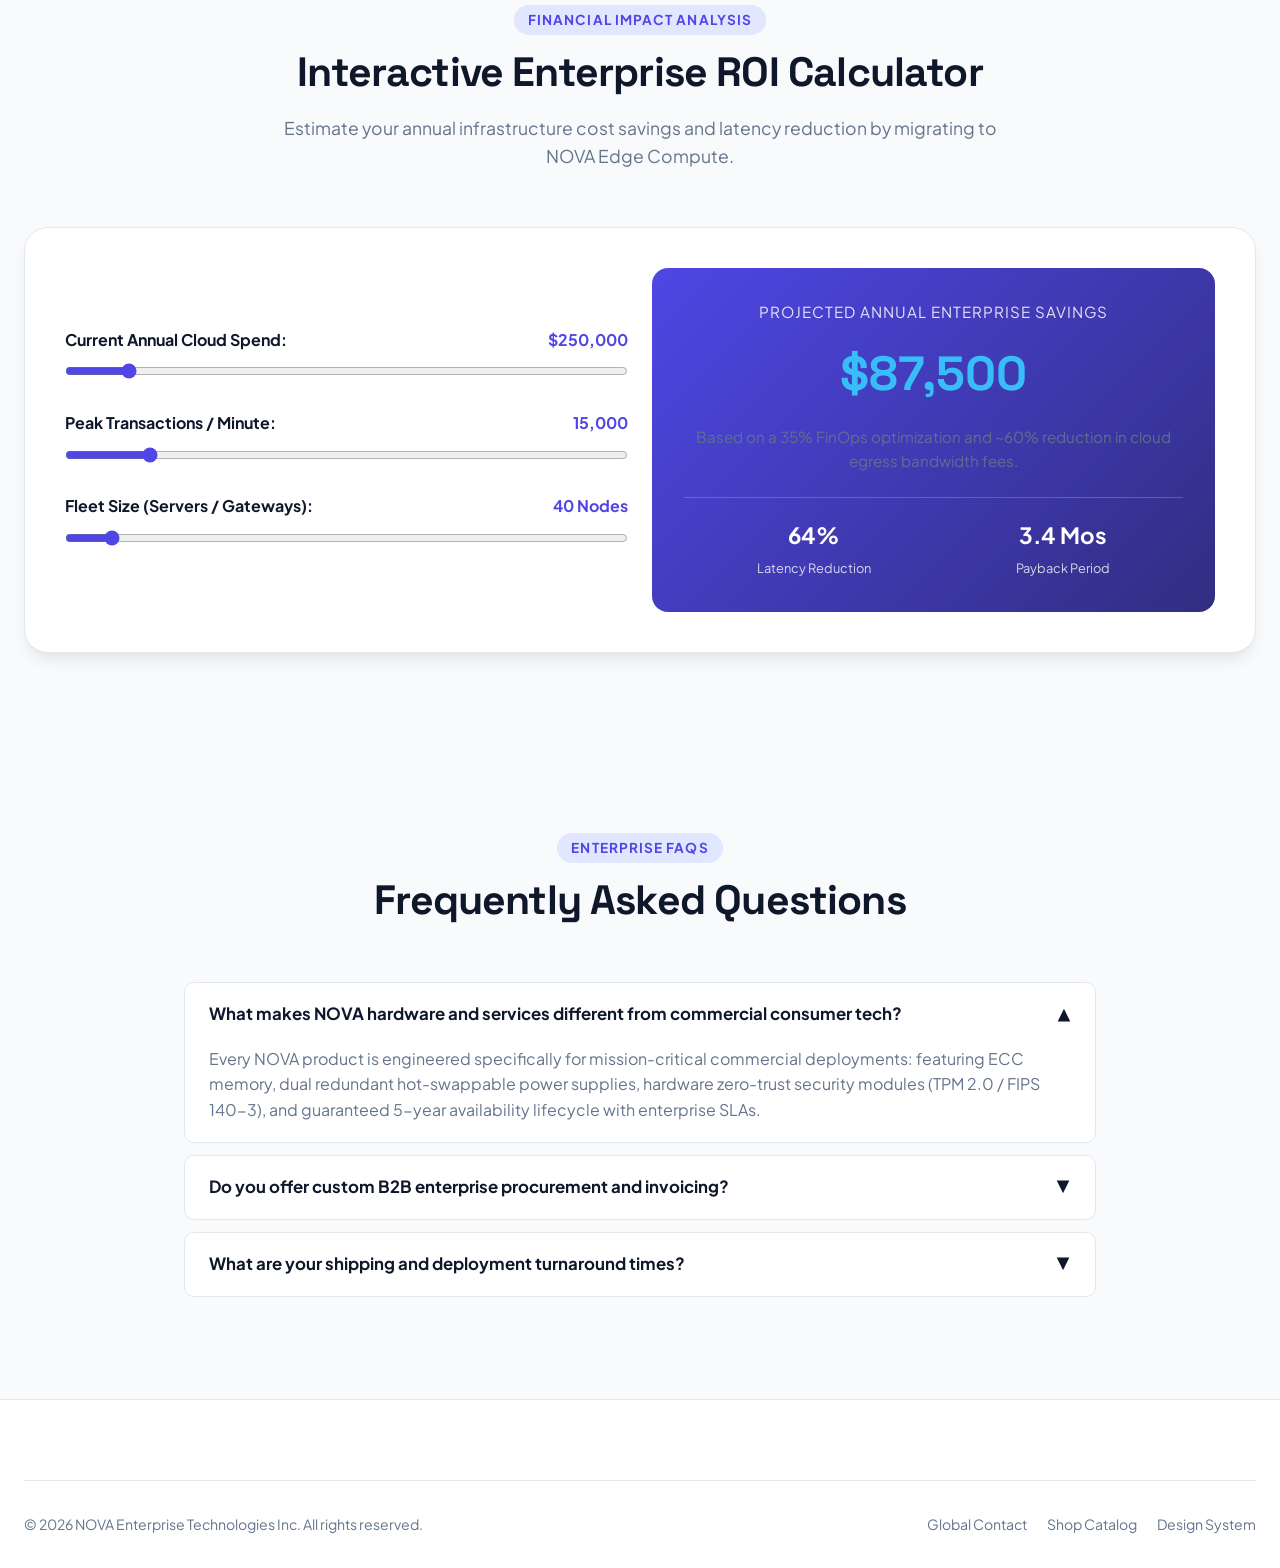
<file: services.html>
<!DOCTYPE html>
<html lang="en" data-theme="light">
<head>
  <meta charset="UTF-8" />
  <meta name="viewport" content="width=device-width, initial-scale=1.0" />
  <title>Enterprise Services & ROI Calculator | NOVA Technologies</title>
  <meta name="description" content="Explore NOVA's enterprise digital services: cloud architecture, private AI inferencing, zero-trust cybersecurity, and calculate your annual ROI." />
  <link rel="stylesheet" href="css/main.css" />
  <link rel="stylesheet" href="css/components.css" />
  <link rel="stylesheet" href="css/pages.css" />
</head>
<body>

  <!-- Navigation -->
  <header class="nova-navbar">
    <div class="container navbar-inner">
      <a href="index.html" class="brand-logo" aria-label="NOVA Enterprise Home">
        <div class="brand-icon-box">
          <svg width="22" height="22" viewBox="0 0 24 24" fill="none" stroke="currentColor" stroke-width="2.5"><polygon points="12 2 2 7 12 12 22 7 12 2"/><polyline points="2 17 12 22 22 17"/><polyline points="2 12 12 17 22 12"/></svg>
        </div>
        <span>NOVA<span class="highlight">.</span></span>
      </a>

      <nav class="nav-links">
        <a href="index.html" class="nav-link">Home</a>
        <a href="about.html" class="nav-link">About</a>
        <a href="services.html" class="nav-link active">Services</a>
        <a href="products.html" class="nav-link">Products</a>
        <a href="shop.html" class="nav-link">Shop</a>
        <a href="contact.html" class="nav-link">Contact</a>
        <a href="style-guide.html" class="nav-link" style="color:var(--color-primary);">Design System</a>
      </nav>

      <div class="navbar-actions">
        <button type="button" class="action-icon-btn btn-search-trigger" title="Search"><svg width="19" height="19" viewBox="0 0 24 24" fill="none" stroke="currentColor" stroke-width="2"><circle cx="11" cy="11" r="8"></circle><line x1="21" y1="21" x2="16.65" y2="16.65"></line></svg></button>
        <button type="button" class="action-icon-btn btn-wishlist-trigger" title="Wishlist"><svg width="19" height="19" viewBox="0 0 24 24" fill="none" stroke="currentColor" stroke-width="2"><path d="M20.84 4.61a5.5 5.5 0 0 0-7.78 0L12 5.67l-1.06-1.06a5.5 5.5 0 0 0-7.78 7.78l1.06 1.06L12 21.23l7.78-7.78 1.06-1.06a5.5 5.5 0 0 0 0-7.78z"></path></svg><span class="badge-count badge-wishlist-count" style="display:none;">0</span></button>
        <button type="button" class="action-icon-btn btn-cart-trigger" title="Cart"><svg width="19" height="19" viewBox="0 0 24 24" fill="none" stroke="currentColor" stroke-width="2"><circle cx="9" cy="21" r="1"></circle><circle cx="20" cy="21" r="1"></circle><path d="M1 1h4l2.68 13.39a2 2 0 0 0 2 1.61h9.72a2 2 0 0 0 2-1.61L23 6H6"></path></svg><span class="badge-count badge-cart-count" style="display:none;">0</span></button>
        <button type="button" class="action-icon-btn theme-toggle-btn" title="Theme"><svg width="19" height="19" viewBox="0 0 24 24" fill="none" stroke="currentColor" stroke-width="2"><circle cx="12" cy="12" r="5"/><line x1="12" y1="1" x2="12" y2="3"/><line x1="12" y1="21" x2="12" y2="23"/><line x1="4.22" y1="4.22" x2="5.64" y2="5.64"/><line x1="18.36" y1="18.36" x2="19.78" y2="19.78"/><line x1="1" y1="12" x2="3" y2="12"/><line x1="21" y1="12" x2="23" y2="12"/></svg></button>
        <a href="login.html" class="btn btn-secondary btn-sm" style="display:none; @media(min-width:768px){display:inline-flex;}">Portal</a>
        <button type="button" class="action-icon-btn mobile-menu-toggle"><svg width="22" height="22" viewBox="0 0 24 24" fill="none" stroke="currentColor" stroke-width="2"><line x1="3" y1="12" x2="21" y2="12"></line><line x1="3" y1="6" x2="21" y2="6"></line><line x1="3" y1="18" x2="21" y2="18"></line></svg></button>
      </div>
    </div>
  </header>

  <div class="nav-backdrop"></div>
  <aside class="mobile-nav-drawer">
    <div class="mobile-nav-header">
      <a href="index.html" class="brand-logo"><div class="brand-icon-box"><svg width="18" height="18" viewBox="0 0 24 24" fill="none" stroke="currentColor" stroke-width="2.5"><polygon points="12 2 2 7 12 12 22 7 12 2"/><polyline points="2 17 12 22 22 17"/><polyline points="2 12 12 17 22 12"/></svg></div><span>NOVA<span class="highlight">.</span></span></a>
      <button type="button" class="mobile-nav-close action-icon-btn">&times;</button>
    </div>
    <div class="mobile-nav-links">
      <a href="index.html" class="mobile-nav-link">Home</a>
      <a href="about.html" class="mobile-nav-link">About Us</a>
      <a href="services.html" class="mobile-nav-link active">Enterprise Services</a>
      <a href="products.html" class="mobile-nav-link">Products & Architecture</a>
      <a href="shop.html" class="mobile-nav-link">Digital Storefront</a>
      <a href="contact.html" class="mobile-nav-link">Global Contact</a>
      <a href="login.html" class="mobile-nav-link">Client Portal</a>
    </div>
  </aside>

  <main>
    <!-- HERO -->
    <section class="section" style="padding:70px 0 40px; background:radial-gradient(circle at 90% 10%, var(--color-primary-light) 0%, transparent 40%);">
      <div class="container text-center">
        <span class="section-eyebrow">Enterprise Capabilities</span>
        <h1 style="margin-bottom:20px;">Architecting Future-Proof Systems</h1>
        <p class="lead" style="max-width:720px; margin:0 auto 30px;">
          From private air-gapped LLM inferencing to automated multi-cloud GitOps and zero-downtime database migrations, NOVA empowers enterprises to outpace competition.
        </p>
      </div>
    </section>

    <!-- 6 SERVICES GRID -->
    <section class="section">
      <div class="container">
        <div class="grid grid-cols-3">
          <div class="card" style="padding:32px;">
            <div class="bento-icon-box"><svg width="24" height="24" viewBox="0 0 24 24" fill="none" stroke="currentColor" stroke-width="2"><path d="M18 10h-1.26A8 8 0 1 0 9 20h9a5 5 0 0 0 0-10z"></path></svg></div>
            <span class="badge badge-primary" style="margin-bottom:8px;">99.999% SLA</span>
            <h3 style="margin-bottom:12px;">Cloud Modernization</h3>
            <p style="margin-bottom:16px;">Transform legacy infrastructure into elastic multi-cloud Kubernetes clusters with automated GitOps pipelines and 35% FinOps savings.</p>
            <ul style="font-size:0.88rem; color:var(--text-muted); display:flex; flex-direction:column; gap:6px;">
              <li>✓ Multi-cloud AWS / GCP / Azure</li>
              <li>✓ Zero-downtime database cutovers</li>
              <li>✓ Automated Terraform IaaS</li>
            </ul>
          </div>

          <div class="card" style="padding:32px;">
            <div class="bento-icon-box" style="background:var(--color-secondary-light); color:var(--color-secondary-hover);"><svg width="24" height="24" viewBox="0 0 24 24" fill="none" stroke="currentColor" stroke-width="2"><rect x="4" y="4" width="16" height="16" rx="2" ry="2"></rect><rect x="9" y="9" width="6" height="6"></rect><line x1="9" y1="1" x2="9" y2="4"></line><line x1="15" y1="1" x2="15" y2="4"></line><line x1="9" y1="20" x2="9" y2="23"></line><line x1="15" y1="20" x2="15" y2="23"></line><line x1="20" y1="9" x2="23" y2="9"></line><line x1="20" y1="14" x2="23" y2="14"></line><line x1="1" y1="9" x2="4" y2="9"></line><line x1="1" y1="14" x2="4" y2="14"></line></svg></div>
            <span class="badge badge-secondary" style="margin-bottom:8px;">Custom Neural Models</span>
            <h3 style="margin-bottom:12px;">Enterprise AI & Vector RAG</h3>
            <p style="margin-bottom:16px;">Deploy secure private LLMs and vector search engines over proprietary enterprise documents with strict role-based access control.</p>
            <ul style="font-size:0.88rem; color:var(--text-muted); display:flex; flex-direction:column; gap:6px;">
              <li>✓ Air-gapped on-premise inferencing</li>
              <li>✓ Real-time demand forecasting</li>
              <li>✓ MLOps pipelines with drift alerts</li>
            </ul>
          </div>

          <div class="card" style="padding:32px;">
            <div class="bento-icon-box" style="background:var(--color-success-bg); color:var(--color-success);"><svg width="24" height="24" viewBox="0 0 24 24" fill="none" stroke="currentColor" stroke-width="2"><path d="M12 22s8-4 8-10V5l-8-3-8 3v7c0 6 8 10 8 10z"></path></svg></div>
            <span class="badge badge-success" style="margin-bottom:8px;">SOC 2 & FedRAMP</span>
            <h3 style="margin-bottom:12px;">Zero-Trust Cyber Shield</h3>
            <p style="margin-bottom:16px;">Continuous security posture evaluation, automated penetration testing, and zero-trust identity federation across your entire device fleet.</p>
            <ul style="font-size:0.88rem; color:var(--text-muted); display:flex; flex-direction:column; gap:6px;">
              <li>✓ 24/7 Managed SOC & Incident Response</li>
              <li>✓ Quantum-resistant crypto standards</li>
              <li>✓ Automated SIEM threat playbooks</li>
            </ul>
          </div>

          <div class="card" style="padding:32px;">
            <div class="bento-icon-box" style="background:var(--color-warning-bg); color:var(--color-warning);"><svg width="24" height="24" viewBox="0 0 24 24" fill="none" stroke="currentColor" stroke-width="2"><path d="M6 2L3 6v14a2 2 0 0 0 2 2h14a2 2 0 0 0 2-2V6l-3-4z"></path><line x1="3" y1="6" x2="21" y2="6"></line><path d="M16 10a4 4 0 0 1-8 0"></path></svg></div>
            <span class="badge badge-warning" style="margin-bottom:8px;">High Conversion</span>
            <h3 style="margin-bottom:12px;">Omnichannel Commerce</h3>
            <p style="margin-bottom:16px;">Sub-second headless storefronts engineered for global multi-currency transactions, wholesale B2B pricing, and ERP synchronization.</p>
            <ul style="font-size:0.88rem; color:var(--text-muted); display:flex; flex-direction:column; gap:6px;">
              <li>✓ Multi-warehouse inventory sync</li>
              <li>✓ Tiered corporate volume pricing</li>
              <li>✓ SAP, NetSuite & Salesforce connectors</li>
            </ul>
          </div>

          <div class="card" style="padding:32px;">
            <div class="bento-icon-box" style="background:#fce7f3; color:#ec4899;"><svg width="24" height="24" viewBox="0 0 24 24" fill="none" stroke="currentColor" stroke-width="2"><polyline points="22 12 18 12 15 21 9 3 6 12 2 12"></polyline></svg></div>
            <span class="badge badge-primary" style="margin-bottom:8px;">Edge Computing</span>
            <h3 style="margin-bottom:12px;">IoT & Smart Automation</h3>
            <p style="margin-bottom:16px;">Connect factory equipment, logistics fleets, and edge sensors into an intelligent telemetry network with predictive maintenance.</p>
            <ul style="font-size:0.88rem; color:var(--text-muted); display:flex; flex-direction:column; gap:6px;">
              <li>✓ Digital twin factory line simulation</li>
              <li>✓ Supply chain geofencing & alerts</li>
              <li>✓ Ultra-low latency edge decisioning</li>
            </ul>
          </div>

          <div class="card" style="padding:32px;">
            <div class="bento-icon-box" style="background:#e0e7ff; color:#4338ca;"><svg width="24" height="24" viewBox="0 0 24 24" fill="none" stroke="currentColor" stroke-width="2"><path d="M3 18v-6a9 9 0 0 1 18 0v6"></path><path d="M21 19a2 2 0 0 1-2 2h-1a2 2 0 0 1-2-2v-3a2 2 0 0 1 2-2h3zM3 19a2 2 0 0 0 2 2h1a2 2 0 0 0 2-2v-3a2 2 0 0 0-2-2H3z"></path></svg></div>
            <span class="badge badge-secondary" style="margin-bottom:8px;">15-Min Response</span>
            <h3 style="margin-bottom:12px;">White-Glove SRE Support</h3>
            <p style="margin-bottom:16px;">Dedicated senior Site Reliability Engineers standing guard over your mission-critical infrastructure around the clock.</p>
            <ul style="font-size:0.88rem; color:var(--text-muted); display:flex; flex-direction:column; gap:6px;">
              <li>✓ Guaranteed 15-minute response SLA</li>
              <li>✓ Chaos engineering resilience drills</li>
              <li>✓ Dedicated Technical Account Manager</li>
            </ul>
          </div>
        </div>
      </div>
    </section>

    <!-- INTERACTIVE ROI CALCULATOR -->
    <section class="section section-alt">
      <div class="container">
        <div class="section-header text-center">
          <span class="section-eyebrow">Financial Impact Analysis</span>
          <h2 class="section-title">Interactive Enterprise ROI Calculator</h2>
          <p class="section-desc">Estimate your annual infrastructure cost savings and latency reduction by migrating to NOVA Edge Compute.</p>
        </div>

        <div class="roi-calculator-box">
          <div class="grid grid-cols-2" style="align-items:center;">
            <div>
              <div style="margin-bottom:24px;">
                <label style="display:flex; justify-content:space-between; font-weight:700; margin-bottom:8px;">
                  <span>Current Annual Cloud Spend:</span>
                  <span id="roi-spend-val" class="text-primary font-display">$250,000</span>
                </label>
                <input type="range" id="roi-spend-slider" min="50000" max="2000000" step="25000" value="250000" class="price-slider" />
              </div>

              <div style="margin-bottom:24px;">
                <label style="display:flex; justify-content:space-between; font-weight:700; margin-bottom:8px;">
                  <span>Peak Transactions / Minute:</span>
                  <span id="roi-tps-val" class="text-primary font-display">15,000</span>
                </label>
                <input type="range" id="roi-tps-slider" min="1000" max="100000" step="1000" value="15000" class="price-slider" />
              </div>

              <div>
                <label style="display:flex; justify-content:space-between; font-weight:700; margin-bottom:8px;">
                  <span>Fleet Size (Servers / Gateways):</span>
                  <span id="roi-fleet-val" class="text-primary font-display">40 Nodes</span>
                </label>
                <input type="range" id="roi-fleet-slider" min="5" max="500" step="5" value="40" class="price-slider" />
              </div>
            </div>

            <div class="roi-results-card">
              <span style="font-size:0.95rem; text-transform:uppercase; letter-spacing:1px; opacity:0.85;">Projected Annual Enterprise Savings</span>
              <div class="roi-savings-number" id="roi-annual-savings">$87,500</div>
              <p style="font-size:0.95rem; opacity:0.9; margin-bottom:24px;">Based on a 35% FinOps optimization and ~60% reduction in cloud egress bandwidth fees.</p>
              <div style="display:flex; justify-content:space-around; border-top:1px solid rgba(255,255,255,0.2); padding-top:20px;">
                <div>
                  <strong style="font-size:1.4rem; display:block;" id="roi-latency-drop">64%</strong>
                  <span style="font-size:0.8rem; opacity:0.8;">Latency Reduction</span>
                </div>
                <div>
                  <strong style="font-size:1.4rem; display:block;" id="roi-payback-time">3.4 Mos</strong>
                  <span style="font-size:0.8rem; opacity:0.8;">Payback Period</span>
                </div>
              </div>
            </div>
          </div>
        </div>
      </div>
    </section>

    <!-- FAQ ACCORDION -->
    <section class="section">
      <div class="container container-narrow">
        <div class="section-header text-center">
          <span class="section-eyebrow">Enterprise FAQs</span>
          <h2 class="section-title">Frequently Asked Questions</h2>
        </div>

        <div id="services-faq-list">
          <div class="accordion-item active">
            <div class="accordion-header">
              <span>What makes NOVA hardware and services different from commercial consumer tech?</span>
              <span class="accordion-icon">▼</span>
            </div>
            <div class="accordion-content">
              <p>Every NOVA product is engineered specifically for mission-critical commercial deployments: featuring ECC memory, dual redundant hot-swappable power supplies, hardware zero-trust security modules (TPM 2.0 / FIPS 140-3), and guaranteed 5-year availability lifecycle with enterprise SLAs.</p>
            </div>
          </div>

          <div class="accordion-item">
            <div class="accordion-header">
              <span>Do you offer custom B2B enterprise procurement and invoicing?</span>
              <span class="accordion-icon">▼</span>
            </div>
            <div class="accordion-content">
              <p>Yes. In addition to our instant credit card and digital checkout, we provide Net 30/60 corporate invoicing, volume tier discounting, customized master service agreements (MSAs), and dedicated procurement account managers.</p>
            </div>
          </div>

          <div class="accordion-item">
            <div class="accordion-header">
              <span>What are your shipping and deployment turnaround times?</span>
              <span class="accordion-icon">▼</span>
            </div>
            <div class="accordion-content">
              <p>Standard in-stock enterprise units ship within 24 to 48 hours with priority insured air freight. Custom rackmount builds and pre-configured server clusters typically deploy within 7 to 10 business days.</p>
            </div>
          </div>
        </div>
      </div>
    </section>
  </main>

  <!-- Footer -->
  <footer class="nova-footer">
    <div class="container">
      <div class="footer-bottom">
        <div>&copy; 2026 NOVA Enterprise Technologies Inc. All rights reserved.</div>
        <div style="display:flex; gap:20px;">
          <a href="contact.html">Global Contact</a>
          <a href="shop.html">Shop Catalog</a>
          <a href="style-guide.html">Design System</a>
        </div>
      </div>
    </div>
  </footer>

  <script src="js/data.js"></script>
  <script src="js/store.js"></script>
  <script src="js/components.js"></script>
  <script src="js/main.js"></script>
  <script>
    // ROI Calculator Interactive Logic
    const spendSlider = document.getElementById('roi-spend-slider');
    const tpsSlider = document.getElementById('roi-tps-slider');
    const fleetSlider = document.getElementById('roi-fleet-slider');

    const spendVal = document.getElementById('roi-spend-val');
    const tpsVal = document.getElementById('roi-tps-val');
    const fleetVal = document.getElementById('roi-fleet-val');
    const savingsEl = document.getElementById('roi-annual-savings');

    function calculateROI() {
      const spend = parseFloat(spendSlider.value);
      const tps = parseFloat(tpsSlider.value);
      const fleet = parseFloat(fleetSlider.value);

      spendVal.textContent = window.formatCurrency(spend);
      tpsVal.textContent = tps.toLocaleString();
      fleetVal.textContent = `${fleet} Nodes`;

      // 35% baseline spend savings + efficiency scaling
      const baseSavings = spend * 0.35;
      const efficiencyBonus = (fleet * 150) + (tps * 0.12);
      const totalSavings = baseSavings + efficiencyBonus;

      savingsEl.textContent = window.formatCurrency(totalSavings);
    }

    spendSlider?.addEventListener('input', calculateROI);
    tpsSlider?.addEventListener('input', calculateROI);
    fleetSlider?.addEventListener('input', calculateROI);

    // Accordions
    document.querySelectorAll('.accordion-item').forEach(item => {
      item.querySelector('.accordion-header')?.addEventListener('click', () => {
        const isActive = item.classList.contains('active');
        document.querySelectorAll('.accordion-item').forEach(i => i.classList.remove('active'));
        if (!isActive) item.classList.add('active');
      });
    });
  </script>
</body>
</html>
</file>
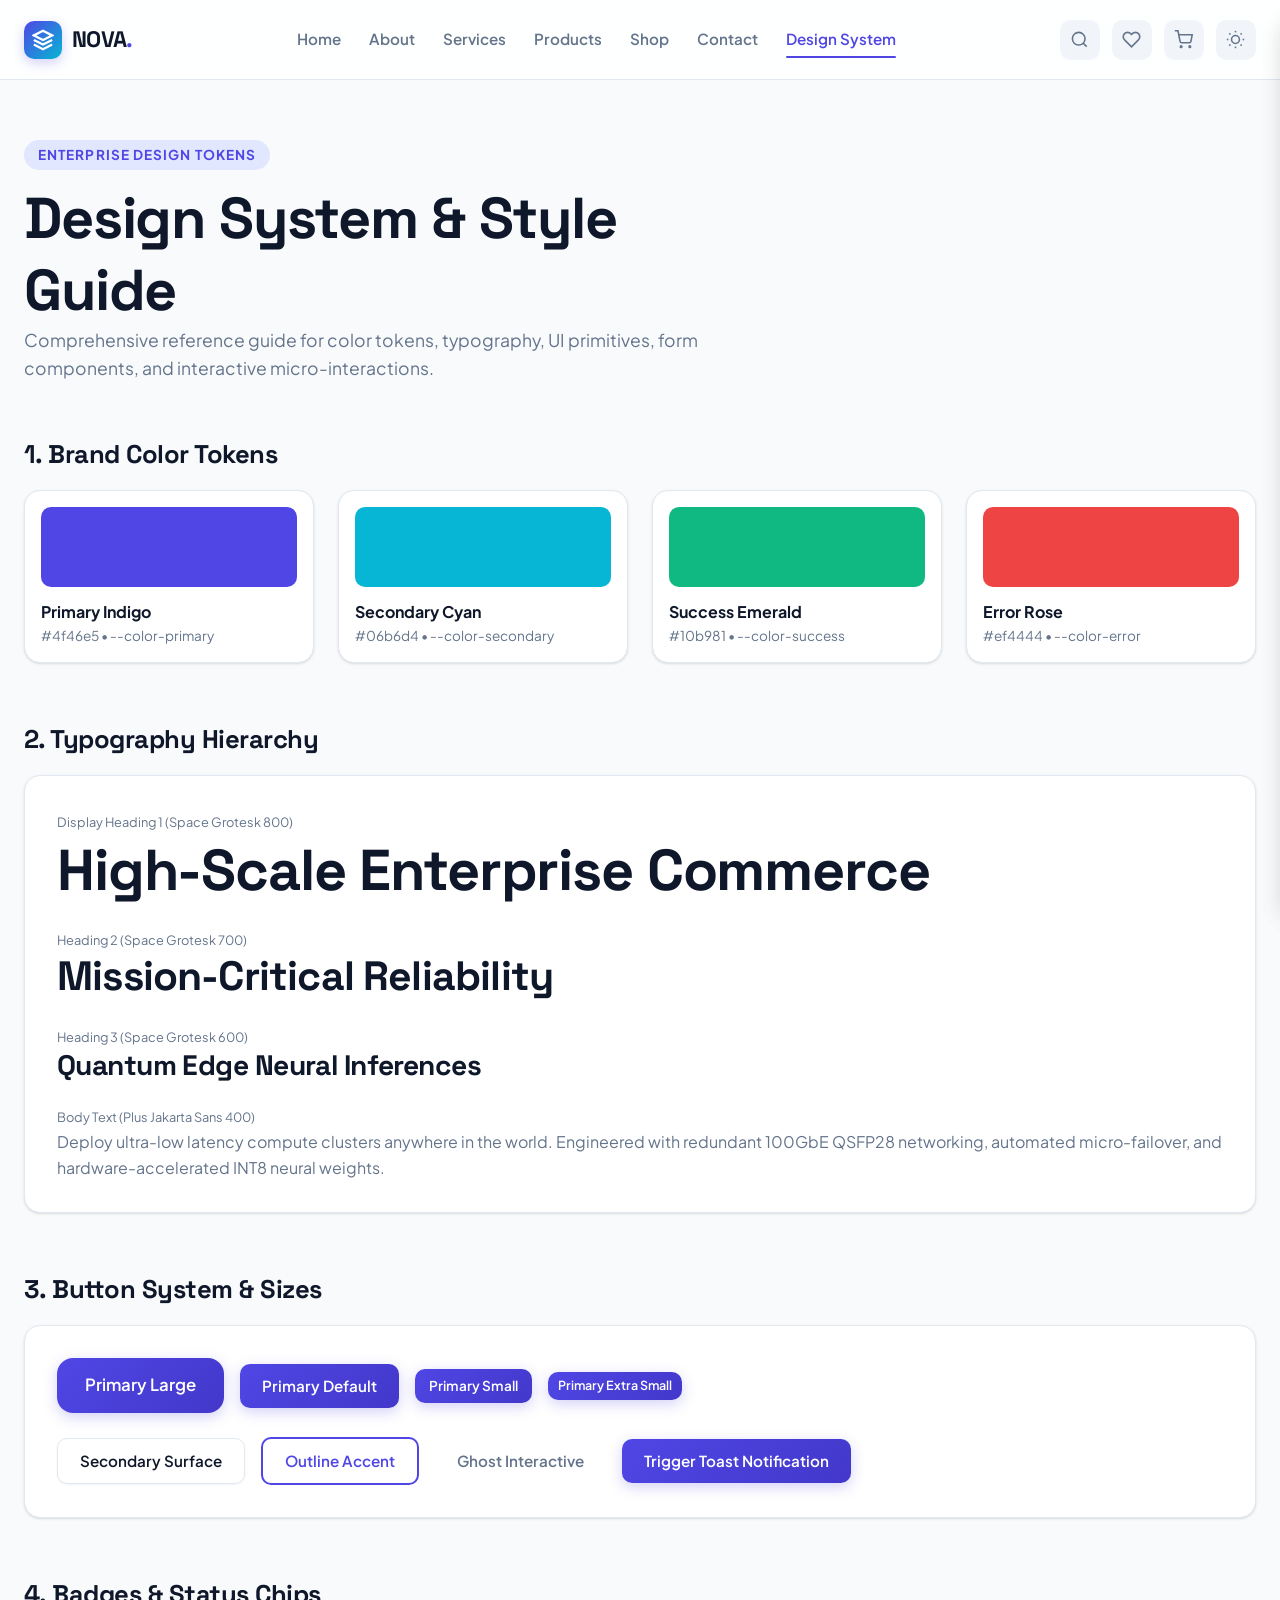
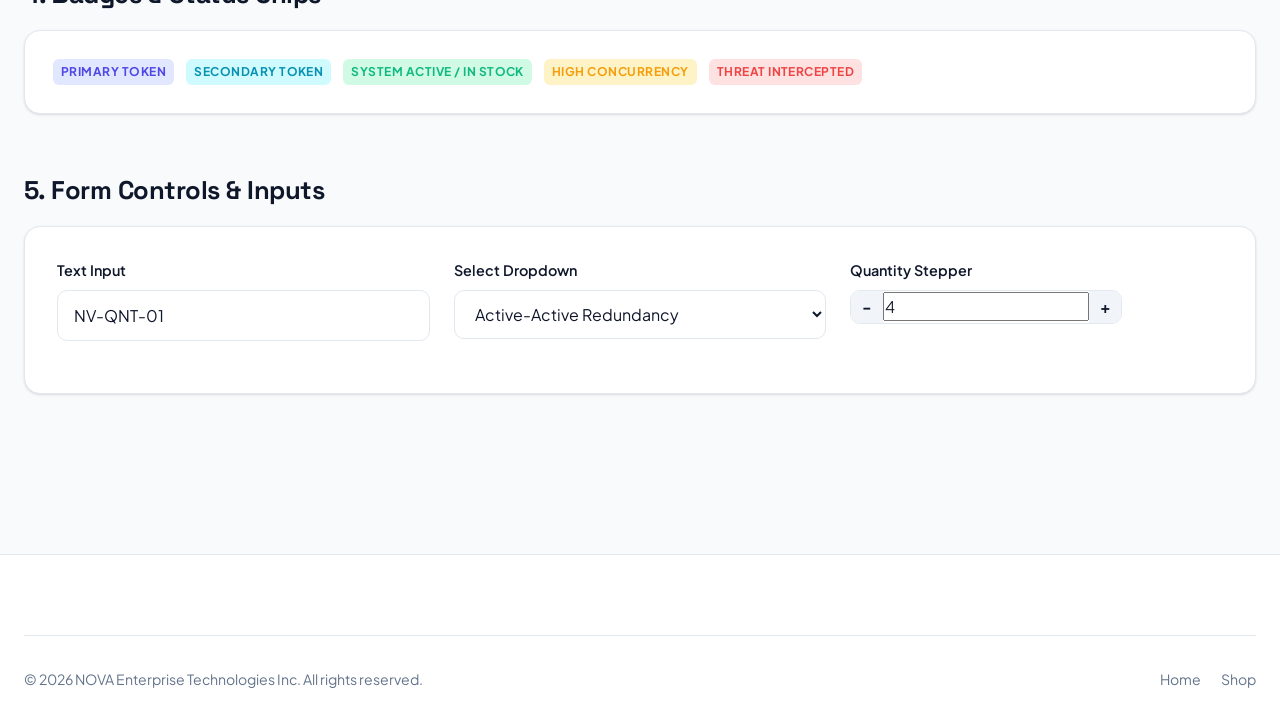
<file: style-guide.html>
<!DOCTYPE html>
<html lang="en" data-theme="light">
<head>
  <meta charset="UTF-8" />
  <meta name="viewport" content="width=device-width, initial-scale=1.0" />
  <title>Design System & Style Guide | NOVA Enterprise</title>
  <meta name="description" content="Design system documentation, color palette tokens, typography scale, buttons, form controls, and reusable UI components." />
  <link rel="stylesheet" href="css/main.css" />
  <link rel="stylesheet" href="css/components.css" />
  <link rel="stylesheet" href="css/pages.css" />
</head>
<body>

  <!-- Navigation -->
  <header class="nova-navbar">
    <div class="container navbar-inner">
      <a href="index.html" class="brand-logo" aria-label="NOVA Enterprise Home">
        <div class="brand-icon-box"><svg width="22" height="22" viewBox="0 0 24 24" fill="none" stroke="currentColor" stroke-width="2.5"><polygon points="12 2 2 7 12 12 22 7 12 2"/><polyline points="2 17 12 22 22 17"/><polyline points="2 12 12 17 22 12"/></svg></div>
        <span>NOVA<span class="highlight">.</span></span>
      </a>
      <nav class="nav-links">
        <a href="index.html" class="nav-link">Home</a>
        <a href="about.html" class="nav-link">About</a>
        <a href="services.html" class="nav-link">Services</a>
        <a href="products.html" class="nav-link">Products</a>
        <a href="shop.html" class="nav-link">Shop</a>
        <a href="contact.html" class="nav-link">Contact</a>
        <a href="style-guide.html" class="nav-link active" style="color:var(--color-primary);">Design System</a>
      </nav>
      <div class="navbar-actions">
        <button type="button" class="action-icon-btn btn-search-trigger" title="Search"><svg width="19" height="19" viewBox="0 0 24 24" fill="none" stroke="currentColor" stroke-width="2"><circle cx="11" cy="11" r="8"></circle><line x1="21" y1="21" x2="16.65" y2="16.65"></line></svg></button>
        <button type="button" class="action-icon-btn btn-wishlist-trigger" title="Wishlist"><svg width="19" height="19" viewBox="0 0 24 24" fill="none" stroke="currentColor" stroke-width="2"><path d="M20.84 4.61a5.5 5.5 0 0 0-7.78 0L12 5.67l-1.06-1.06a5.5 5.5 0 0 0-7.78 7.78l1.06 1.06L12 21.23l7.78-7.78 1.06-1.06a5.5 5.5 0 0 0 0-7.78z"></path></svg><span class="badge-count badge-wishlist-count" style="display:none;">0</span></button>
        <button type="button" class="action-icon-btn btn-cart-trigger" title="Cart"><svg width="19" height="19" viewBox="0 0 24 24" fill="none" stroke="currentColor" stroke-width="2"><circle cx="9" cy="21" r="1"></circle><circle cx="20" cy="21" r="1"></circle><path d="M1 1h4l2.68 13.39a2 2 0 0 0 2 1.61h9.72a2 2 0 0 0 2-1.61L23 6H6"></path></svg><span class="badge-count badge-cart-count" style="display:none;">0</span></button>
        <button type="button" class="action-icon-btn theme-toggle-btn" title="Theme"><svg width="19" height="19" viewBox="0 0 24 24" fill="none" stroke="currentColor" stroke-width="2"><circle cx="12" cy="12" r="5"/><line x1="12" y1="1" x2="12" y2="3"/><line x1="12" y1="21" x2="12" y2="23"/><line x1="4.22" y1="4.22" x2="5.64" y2="5.64"/><line x1="18.36" y1="18.36" x2="19.78" y2="19.78"/><line x1="1" y1="12" x2="3" y2="12"/><line x1="21" y1="12" x2="23" y2="12"/><line x1="4.22" y1="19.78" x2="5.64" y2="18.36"/><line x1="18.36" y1="5.64" x2="19.78" y2="4.22"/></svg></button>
      </div>
    </div>
  </header>

  <main style="padding:60px 0 100px;">
    <div class="container">
      <div class="section-header">
        <span class="section-eyebrow">Enterprise Design Tokens</span>
        <h1>Design System & Style Guide</h1>
        <p class="section-desc">Comprehensive reference guide for color tokens, typography, UI primitives, form components, and interactive micro-interactions.</p>
      </div>

      <!-- 1. COLOR PALETTE -->
      <section style="margin-bottom:60px;">
        <h2 style="margin-bottom:20px; font-size:1.6rem;">1. Brand Color Tokens</h2>
        <div class="grid grid-cols-4">
          <div class="card" style="padding:16px;">
            <div style="height:80px; background:#4f46e5; border-radius:var(--radius-md); margin-bottom:12px;"></div>
            <strong>Primary Indigo</strong>
            <span style="font-size:0.85rem; color:var(--text-muted); display:block;">#4f46e5 • --color-primary</span>
          </div>

          <div class="card" style="padding:16px;">
            <div style="height:80px; background:#06b6d4; border-radius:var(--radius-md); margin-bottom:12px;"></div>
            <strong>Secondary Cyan</strong>
            <span style="font-size:0.85rem; color:var(--text-muted); display:block;">#06b6d4 • --color-secondary</span>
          </div>

          <div class="card" style="padding:16px;">
            <div style="height:80px; background:#10b981; border-radius:var(--radius-md); margin-bottom:12px;"></div>
            <strong>Success Emerald</strong>
            <span style="font-size:0.85rem; color:var(--text-muted); display:block;">#10b981 • --color-success</span>
          </div>

          <div class="card" style="padding:16px;">
            <div style="height:80px; background:#ef4444; border-radius:var(--radius-md); margin-bottom:12px;"></div>
            <strong>Error Rose</strong>
            <span style="font-size:0.85rem; color:var(--text-muted); display:block;">#ef4444 • --color-error</span>
          </div>
        </div>
      </section>

      <!-- 2. TYPOGRAPHY SCALE -->
      <section style="margin-bottom:60px;">
        <h2 style="margin-bottom:20px; font-size:1.6rem;">2. Typography Hierarchy</h2>
        <div class="card" style="padding:32px; display:flex; flex-direction:column; gap:20px;">
          <div>
            <span class="text-muted" style="font-size:0.8rem;">Display Heading 1 (Space Grotesk 800)</span>
            <h1>High-Scale Enterprise Commerce</h1>
          </div>
          <div>
            <span class="text-muted" style="font-size:0.8rem;">Heading 2 (Space Grotesk 700)</span>
            <h2>Mission-Critical Reliability</h2>
          </div>
          <div>
            <span class="text-muted" style="font-size:0.8rem;">Heading 3 (Space Grotesk 600)</span>
            <h3>Quantum Edge Neural Inferences</h3>
          </div>
          <div>
            <span class="text-muted" style="font-size:0.8rem;">Body Text (Plus Jakarta Sans 400)</span>
            <p>Deploy ultra-low latency compute clusters anywhere in the world. Engineered with redundant 100GbE QSFP28 networking, automated micro-failover, and hardware-accelerated INT8 neural weights.</p>
          </div>
        </div>
      </section>

      <!-- 3. BUTTON SYSTEM -->
      <section style="margin-bottom:60px;">
        <h2 style="margin-bottom:20px; font-size:1.6rem;">3. Button System & Sizes</h2>
        <div class="card" style="padding:32px;">
          <div style="display:flex; gap:16px; align-items:center; flex-wrap:wrap; margin-bottom:24px;">
            <button class="btn btn-primary btn-lg">Primary Large</button>
            <button class="btn btn-primary">Primary Default</button>
            <button class="btn btn-primary btn-sm">Primary Small</button>
            <button class="btn btn-primary btn-xs">Primary Extra Small</button>
          </div>

          <div style="display:flex; gap:16px; align-items:center; flex-wrap:wrap;">
            <button class="btn btn-secondary">Secondary Surface</button>
            <button class="btn btn-outline">Outline Accent</button>
            <button class="btn btn-ghost">Ghost Interactive</button>
            <button class="btn btn-primary" onclick="showToast('Sample Interactive Notification Triggered!', 'success')">
              Trigger Toast Notification
            </button>
          </div>
        </div>
      </section>

      <!-- 4. BADGES & CHIPS -->
      <section style="margin-bottom:60px;">
        <h2 style="margin-bottom:20px; font-size:1.6rem;">4. Badges & Status Chips</h2>
        <div class="card" style="padding:28px; display:flex; gap:12px; flex-wrap:wrap; align-items:center;">
          <span class="badge badge-primary">Primary Token</span>
          <span class="badge badge-secondary">Secondary Token</span>
          <span class="badge badge-success">System Active / In Stock</span>
          <span class="badge badge-warning">High Concurrency</span>
          <span class="badge badge-error">Threat Intercepted</span>
        </div>
      </section>

      <!-- 5. FORM CONTROLS -->
      <section style="margin-bottom:60px;">
        <h2 style="margin-bottom:20px; font-size:1.6rem;">5. Form Controls & Inputs</h2>
        <div class="card" style="padding:32px;">
          <div class="grid grid-cols-3">
            <div class="form-group">
              <label class="form-label">Text Input</label>
              <input type="text" class="form-input" placeholder="e.g. Cluster SKU" value="NV-QNT-01" />
            </div>
            <div class="form-group">
              <label class="form-label">Select Dropdown</label>
              <select class="form-select">
                <option>Active-Active Redundancy</option>
                <option>Cold Standby</option>
              </select>
            </div>
            <div class="form-group">
              <label class="form-label">Quantity Stepper</label>
              <div class="qty-stepper">
                <button type="button" class="btn-qty">-</button>
                <input type="number" value="4" readonly />
                <button type="button" class="btn-qty">+</button>
              </div>
            </div>
          </div>
        </div>
      </section>

    </div>
  </main>

  <footer class="nova-footer">
    <div class="container">
      <div class="footer-bottom">
        <div>&copy; 2026 NOVA Enterprise Technologies Inc. All rights reserved.</div>
        <div style="display:flex; gap:20px;">
          <a href="index.html">Home</a>
          <a href="shop.html">Shop</a>
        </div>
      </div>
    </div>
  </footer>

  <script src="js/data.js"></script>
  <script src="js/store.js"></script>
  <script src="js/components.js"></script>
  <script src="js/main.js"></script>
</body>
</html>
</file>
<file: css/main.css>
/**
 * NOVA ENTERPRISE - Main Design System & Base Architecture
 * Color tokens, typography, dark/light themes, reset & layout utilities
 */

@import url('https://fonts.googleapis.com/css2?family=Plus+Jakarta+Sans:wght@300;400;500;600;700;800&family=Space+Grotesk:wght@500;600;700&display=swap');

:root {
  /* Brand Primary Palette - Deep Royal Indigo / Electric Violet */
  --color-primary: #4f46e5;
  --color-primary-hover: #4338ca;
  --color-primary-light: #e0e7ff;
  --color-primary-glow: rgba(79, 70, 229, 0.25);

  /* Brand Secondary / Accent - Cyan / Teal Precision */
  --color-secondary: #06b6d4;
  --color-secondary-hover: #0891b2;
  --color-secondary-light: #cffafe;
  --color-accent: #f59e0b;

  /* Status Colors */
  --color-success: #10b981;
  --color-success-bg: #d1fae5;
  --color-warning: #f59e0b;
  --color-warning-bg: #fef3c7;
  --color-error: #ef4444;
  --color-error-bg: #fee2e2;
  --color-info: #3b82f6;

  /* Typography */
  --font-sans: 'Plus Jakarta Sans', -apple-system, BlinkMacSystemFont, 'Segoe UI', Roboto, sans-serif;
  --font-display: 'Space Grotesk', var(--font-sans);

  /* Light Theme Surfaces & Text (Default) */
  --bg-body: #f8fafc;
  --bg-surface: #ffffff;
  --bg-surface-elevated: #ffffff;
  --bg-subtle: #f1f5f9;
  --bg-alt: #f8fafc;
  --border-color: #e2e8f0;
  --border-subtle: #f1f5f9;
  --text-main: #0f172a;
  --text-muted: #64748b;
  --text-inverse: #ffffff;

  /* Shadows */
  --shadow-xs: 0 1px 2px 0 rgba(0, 0, 0, 0.05);
  --shadow-sm: 0 1px 3px 0 rgba(0, 0, 0, 0.1), 0 1px 2px -1px rgba(0, 0, 0, 0.1);
  --shadow-md: 0 4px 6px -1px rgba(0, 0, 0, 0.08), 0 2px 4px -2px rgba(0, 0, 0, 0.06);
  --shadow-lg: 0 10px 15px -3px rgba(0, 0, 0, 0.08), 0 4px 6px -4px rgba(0, 0, 0, 0.04);
  --shadow-xl: 0 20px 25px -5px rgba(0, 0, 0, 0.1), 0 8px 10px -6px rgba(0, 0, 0, 0.05);
  --shadow-glow: 0 0 25px rgba(79, 70, 229, 0.28);

  /* Border Radii */
  --radius-sm: 6px;
  --radius-md: 10px;
  --radius-lg: 16px;
  --radius-xl: 24px;
  --radius-full: 9999px;

  /* Layout */
  --max-width: 1320px;
  --navbar-height: 80px;
  --transition-fast: 0.18s cubic-bezier(0.4, 0, 0.2, 1);
  --transition-normal: 0.3s cubic-bezier(0.4, 0, 0.2, 1);
  --transition-slow: 0.5s cubic-bezier(0.4, 0, 0.2, 1);
}

/* Dark Theme Overrides */
[data-theme="dark"] {
  --bg-body: #0a0f1d;
  --bg-surface: #111827;
  --bg-surface-elevated: #1e293b;
  --bg-subtle: #1e293b;
  --bg-alt: #0d1527;
  --border-color: #334155;
  --border-subtle: #1e293b;
  --text-main: #f8fafc;
  --text-muted: #94a3b8;
  --text-inverse: #0f172a;

  --color-primary: #6366f1;
  --color-primary-hover: #4f46e5;
  --color-primary-light: rgba(99, 102, 241, 0.15);
  --color-primary-glow: rgba(99, 102, 241, 0.35);

  --shadow-md: 0 4px 12px rgba(0, 0, 0, 0.35);
  --shadow-lg: 0 10px 24px rgba(0, 0, 0, 0.45);
  --shadow-xl: 0 20px 35px rgba(0, 0, 0, 0.6);
}

/* Base Reset & Box Sizing */
*, *::before, *::after {
  box-sizing: border-box;
  margin: 0;
  padding: 0;
}

html {
  font-size: 16px;
  scroll-behavior: smooth;
  -webkit-font-smoothing: antialiased;
  -moz-osx-font-smoothing: grayscale;
}

body {
  font-family: var(--font-sans);
  background-color: var(--bg-body);
  color: var(--text-main);
  line-height: 1.6;
  min-height: 100vh;
  display: flex;
  flex-direction: column;
  transition: background-color var(--transition-normal), color var(--transition-normal);
  overflow-x: hidden;
}

main {
  flex: 1 0 auto;
}

img, svg, picture, video {
  max-width: 100%;
  display: block;
}

input, button, textarea, select {
  font: inherit;
  color: inherit;
}

button {
  cursor: pointer;
  border: none;
  background: transparent;
}

a {
  color: inherit;
  text-decoration: none;
  transition: color var(--transition-fast);
}

ul, ol {
  list-style: none;
}

/* Typography Scale */
h1, h2, h3, h4, h5, h6 {
  font-family: var(--font-display);
  color: var(--text-main);
  line-height: 1.25;
  font-weight: 700;
  letter-spacing: -0.02em;
}

h1 { font-size: clamp(2.4rem, 4.5vw, 3.8rem); font-weight: 800; }
h2 { font-size: clamp(1.8rem, 3.2vw, 2.6rem); }
h3 { font-size: clamp(1.4rem, 2.2vw, 1.85rem); }
h4 { font-size: clamp(1.15rem, 1.6vw, 1.4rem); }
h5 { font-size: 1.1rem; }
h6 { font-size: 0.95rem; text-transform: uppercase; letter-spacing: 0.05em; }

p {
  color: var(--text-muted);
  font-size: 1rem;
}

.lead {
  font-size: 1.15rem;
  line-height: 1.7;
}

.text-gradient {
  background: linear-gradient(135deg, var(--color-primary) 0%, var(--color-secondary) 100%);
  -webkit-background-clip: text;
  -webkit-text-fill-color: transparent;
}

.text-muted { color: var(--text-muted) !important; }
.text-primary { color: var(--color-primary) !important; }
.text-success { color: var(--color-success) !important; }
.text-error { color: var(--color-error) !important; }
.text-center { text-align: center; }
.font-bold { font-weight: 700; }
.font-semibold { font-weight: 600; }

/* Layout Containers */
.container {
  width: 100%;
  max-width: var(--max-width);
  margin-left: auto;
  margin-right: auto;
  padding-left: 24px;
  padding-right: 24px;
}

.container-narrow {
  max-width: 960px;
}

.section {
  padding: 90px 0;
  position: relative;
}

.section-sm {
  padding: 50px 0;
}

.section-alt {
  background-color: var(--bg-alt);
}

.section-header {
  margin-bottom: 56px;
  max-width: 720px;
}

.section-header.text-center {
  margin-left: auto;
  margin-right: auto;
}

.section-eyebrow {
  display: inline-block;
  font-size: 0.85rem;
  font-weight: 700;
  text-transform: uppercase;
  letter-spacing: 0.08em;
  color: var(--color-primary);
  margin-bottom: 12px;
  background: var(--color-primary-light);
  padding: 4px 14px;
  border-radius: var(--radius-full);
}

.section-title {
  margin-bottom: 16px;
}

.section-desc {
  font-size: 1.1rem;
}

/* Grid System */
.grid {
  display: grid;
  gap: 24px;
}

.grid-cols-2 { grid-template-columns: repeat(2, 1fr); }
.grid-cols-3 { grid-template-columns: repeat(3, 1fr); }
.grid-cols-4 { grid-template-columns: repeat(4, 1fr); }

@media (max-width: 1024px) {
  .grid-cols-4 { grid-template-columns: repeat(2, 1fr); }
  .grid-cols-3 { grid-template-columns: repeat(2, 1fr); }
}

@media (max-width: 640px) {
  .grid-cols-4, .grid-cols-3, .grid-cols-2 { grid-template-columns: 1fr; }
  .section { padding: 60px 0; }
}

/* Flex Utilities */
.flex { display: flex; }
.flex-col { flex-direction: column; }
.items-center { align-items: center; }
.justify-between { justify-content: space-between; }
.justify-center { justify-content: center; }
.gap-2 { gap: 8px; }
.gap-3 { gap: 12px; }
.gap-4 { gap: 16px; }
.gap-6 { gap: 24px; }
.gap-8 { gap: 32px; }

/* Subtle Ambient Glow Effect */
.ambient-glow {
  position: absolute;
  width: 500px;
  height: 500px;
  background: radial-gradient(circle, var(--color-primary-glow) 0%, rgba(0,0,0,0) 70%);
  filter: blur(80px);
  pointer-events: none;
  z-index: 0;
  border-radius: 50%;
}

/* Keyframe Animations */
@keyframes fadeIn {
  from { opacity: 0; transform: translateY(12px); }
  to { opacity: 1; transform: translateY(0); }
}

@keyframes pulseGlow {
  0%, 100% { opacity: 0.4; transform: scale(1); }
  50% { opacity: 0.7; transform: scale(1.05); }
}

.animate-fade-in {
  animation: fadeIn 0.6s ease-out forwards;
}
</file>
<file: css/components.css>
/**
 * NOVA ENTERPRISE - UI Components
 * Navigation, Buttons, Badges, Cards, Modals, Forms, Drawers, Toasts
 */

/* 1. Header & Navigation */
.nova-navbar {
  position: sticky;
  top: 0;
  left: 0;
  right: 0;
  height: var(--navbar-height);
  background-color: rgba(255, 255, 255, 0.85);
  backdrop-filter: blur(14px);
  -webkit-backdrop-filter: blur(14px);
  border-bottom: 1px solid var(--border-color);
  z-index: 1000;
  transition: all var(--transition-normal);
}

[data-theme="dark"] .nova-navbar {
  background-color: rgba(17, 24, 39, 0.85);
  border-bottom-color: var(--border-color);
}

.nova-navbar.navbar-scrolled {
  box-shadow: var(--shadow-md);
  height: 72px;
}

.navbar-inner {
  display: flex;
  align-items: center;
  justify-content: space-between;
  height: 100%;
}

.brand-logo {
  display: flex;
  align-items: center;
  gap: 10px;
  font-family: var(--font-display);
  font-size: 1.4rem;
  font-weight: 800;
  letter-spacing: -0.03em;
  color: var(--text-main);
}

.brand-icon-box {
  width: 38px;
  height: 38px;
  border-radius: var(--radius-md);
  background: linear-gradient(135deg, var(--color-primary) 0%, var(--color-secondary) 100%);
  display: flex;
  align-items: center;
  justify-content: center;
  color: #fff;
  box-shadow: 0 4px 12px var(--color-primary-glow);
}

.brand-logo span.highlight {
  color: var(--color-primary);
}

.nav-links {
  display: flex;
  align-items: center;
  gap: 28px;
}

.nav-link {
  font-size: 0.95rem;
  font-weight: 600;
  color: var(--text-muted);
  position: relative;
  padding: 6px 0;
}

.nav-link:hover, .nav-link.active {
  color: var(--color-primary);
}

.nav-link.active::after {
  content: '';
  position: absolute;
  bottom: 0;
  left: 0;
  width: 100%;
  height: 2px;
  background-color: var(--color-primary);
  border-radius: var(--radius-full);
}

.navbar-actions {
  display: flex;
  align-items: center;
  gap: 12px;
}

.action-icon-btn {
  width: 40px;
  height: 40px;
  border-radius: var(--radius-md);
  display: flex;
  align-items: center;
  justify-content: center;
  color: var(--text-muted);
  position: relative;
  transition: all var(--transition-fast);
  background-color: var(--bg-subtle);
}

.action-icon-btn:hover {
  color: var(--color-primary);
  background-color: var(--color-primary-light);
}

.action-icon-btn .badge-count {
  position: absolute;
  top: -4px;
  right: -4px;
  font-size: 0.72rem;
  font-weight: 700;
  padding: 2px 6px;
  border-radius: var(--radius-full);
  background-color: var(--color-primary);
  color: #fff;
  line-height: 1;
}

.mobile-menu-toggle {
  display: none;
}

@media (max-width: 960px) {
  .nav-links { display: none; }
  .mobile-menu-toggle { display: flex; }
}

/* Mobile Nav Drawer */
.mobile-nav-drawer {
  position: fixed;
  top: 0;
  left: -320px;
  width: 300px;
  height: 100vh;
  background-color: var(--bg-surface);
  border-right: 1px solid var(--border-color);
  z-index: 1100;
  display: flex;
  flex-direction: column;
  transition: transform var(--transition-normal);
  padding: 24px;
  box-shadow: var(--shadow-xl);
}

.mobile-nav-drawer.active {
  transform: translateX(320px);
}

.mobile-nav-header {
  display: flex;
  align-items: center;
  justify-content: space-between;
  margin-bottom: 32px;
}

.mobile-nav-links {
  display: flex;
  flex-direction: column;
  gap: 16px;
  flex: 1;
}

.mobile-nav-link {
  font-size: 1.1rem;
  font-weight: 600;
  color: var(--text-main);
  padding: 8px 0;
  border-bottom: 1px solid var(--border-subtle);
}

.mobile-nav-link.active {
  color: var(--color-primary);
}

/* 2. Buttons System */
.btn {
  display: inline-flex;
  align-items: center;
  justify-content: center;
  gap: 8px;
  font-weight: 600;
  border-radius: var(--radius-md);
  padding: 10px 22px;
  font-size: 0.95rem;
  transition: all var(--transition-fast);
  text-decoration: none;
  cursor: pointer;
  white-space: nowrap;
}

.btn-primary {
  background: linear-gradient(135deg, var(--color-primary) 0%, var(--color-primary-hover) 100%);
  color: #ffffff;
  box-shadow: 0 4px 14px var(--color-primary-glow);
}

.btn-primary:hover {
  transform: translateY(-1px);
  box-shadow: 0 6px 20px var(--color-primary-glow);
  color: #ffffff;
}

.btn-secondary {
  background-color: var(--bg-surface);
  color: var(--text-main);
  border: 1px solid var(--border-color);
  box-shadow: var(--shadow-xs);
}

.btn-secondary:hover {
  background-color: var(--bg-subtle);
  border-color: var(--text-muted);
}

.btn-outline {
  border: 2px solid var(--color-primary);
  color: var(--color-primary);
  background: transparent;
}

.btn-outline:hover {
  background-color: var(--color-primary);
  color: #ffffff;
}

.btn-ghost {
  color: var(--text-muted);
  background: transparent;
}

.btn-ghost:hover {
  color: var(--text-main);
  background-color: var(--bg-subtle);
}

.btn-lg {
  padding: 14px 28px;
  font-size: 1.05rem;
  border-radius: var(--radius-lg);
}

.btn-sm {
  padding: 6px 14px;
  font-size: 0.85rem;
}

.btn-xs {
  padding: 4px 10px;
  font-size: 0.78rem;
}

.btn-block {
  width: 100%;
}

/* 3. Badges & Tags */
.badge {
  display: inline-flex;
  align-items: center;
  gap: 4px;
  font-size: 0.75rem;
  font-weight: 700;
  padding: 3px 8px;
  border-radius: var(--radius-sm);
  text-transform: uppercase;
  letter-spacing: 0.04em;
}

.badge-primary { background-color: var(--color-primary-light); color: var(--color-primary); }
.badge-secondary { background-color: var(--color-secondary-light); color: var(--color-secondary-hover); }
.badge-success { background-color: var(--color-success-bg); color: var(--color-success); }
.badge-warning { background-color: var(--color-warning-bg); color: var(--color-warning); }
.badge-error { background-color: var(--color-error-bg); color: var(--color-error); }

/* 4. Cards System */
.card {
  background-color: var(--bg-surface);
  border: 1px solid var(--border-color);
  border-radius: var(--radius-lg);
  padding: 24px;
  box-shadow: var(--shadow-sm);
  transition: transform var(--transition-normal), box-shadow var(--transition-normal), border-color var(--transition-normal);
  position: relative;
}

.card:hover {
  transform: translateY(-4px);
  box-shadow: var(--shadow-lg);
  border-color: rgba(79, 70, 229, 0.3);
}

.card-product {
  display: flex;
  flex-direction: column;
  padding: 0;
  overflow: hidden;
}

.card-product-media {
  position: relative;
  aspect-ratio: 4 / 3;
  overflow: hidden;
  background-color: var(--bg-subtle);
}

.card-product-media img {
  width: 100%;
  height: 100%;
  object-fit: cover;
  transition: transform var(--transition-slow);
}

.card-product:hover .card-product-media img {
  transform: scale(1.06);
}

.card-product-badge {
  position: absolute;
  top: 12px;
  left: 12px;
  z-index: 2;
}

.card-product-actions-floating {
  position: absolute;
  top: 12px;
  right: 12px;
  display: flex;
  flex-direction: column;
  gap: 8px;
  z-index: 2;
  opacity: 0;
  transform: translateX(10px);
  transition: all var(--transition-fast);
}

.card-product:hover .card-product-actions-floating {
  opacity: 1;
  transform: translateX(0);
}

.floating-action-btn {
  width: 36px;
  height: 36px;
  border-radius: 50%;
  background: var(--bg-surface);
  color: var(--text-main);
  box-shadow: var(--shadow-md);
  display: flex;
  align-items: center;
  justify-content: center;
  transition: all var(--transition-fast);
}

.floating-action-btn:hover {
  background: var(--color-primary);
  color: #fff;
}

.floating-action-btn.active {
  color: var(--color-error);
}

.card-product-body {
  padding: 20px;
  display: flex;
  flex-direction: column;
  flex: 1;
}

.card-product-cat {
  font-size: 0.8rem;
  color: var(--text-muted);
  text-transform: uppercase;
  font-weight: 600;
  margin-bottom: 6px;
}

.card-product-title {
  font-size: 1.1rem;
  font-weight: 700;
  margin-bottom: 8px;
  line-height: 1.35;
}

.card-product-rating {
  display: flex;
  align-items: center;
  gap: 6px;
  font-size: 0.85rem;
  margin-bottom: 12px;
}

.card-product-rating .stars {
  color: var(--color-accent);
}

.card-product-footer {
  margin-top: auto;
  display: flex;
  align-items: center;
  justify-content: space-between;
  padding-top: 14px;
  border-top: 1px solid var(--border-subtle);
}

.card-product-price {
  font-family: var(--font-display);
  font-size: 1.25rem;
  font-weight: 700;
  color: var(--text-main);
}

.card-product-orig-price {
  font-size: 0.9rem;
  text-decoration: line-through;
  color: var(--text-muted);
  margin-left: 6px;
}

/* 5. Forms & Inputs */
.form-group {
  margin-bottom: 20px;
}

.form-label {
  display: block;
  font-size: 0.9rem;
  font-weight: 600;
  margin-bottom: 8px;
  color: var(--text-main);
}

.form-input, .form-select, .form-textarea {
  width: 100%;
  padding: 12px 16px;
  background-color: var(--bg-surface);
  border: 1px solid var(--border-color);
  border-radius: var(--radius-md);
  color: var(--text-main);
  transition: border-color var(--transition-fast), box-shadow var(--transition-fast);
}

.form-input-sm {
  padding: 8px 12px;
  font-size: 0.85rem;
}

.form-input:focus, .form-select:focus, .form-textarea:focus {
  outline: none;
  border-color: var(--color-primary);
  box-shadow: 0 0 0 3px var(--color-primary-glow);
}

.form-textarea {
  resize: vertical;
  min-height: 120px;
}

.form-checkbox {
  display: flex;
  align-items: flex-start;
  gap: 10px;
  cursor: pointer;
  font-size: 0.9rem;
  color: var(--text-muted);
}

.form-checkbox input {
  margin-top: 4px;
}

.form-feedback {
  font-size: 0.82rem;
  margin-top: 6px;
}

/* 6. Steppers */
.qty-stepper {
  display: inline-flex;
  align-items: center;
  border: 1px solid var(--border-color);
  border-radius: var(--radius-md);
  background-color: var(--bg-surface);
  overflow: hidden;
}

.qty-stepper-sm {
  border-radius: var(--radius-sm);
}

.btn-qty, .btn-qty-minus, .btn-qty-plus {
  width: 32px;
  height: 32px;
  display: flex;
  align-items: center;
  justify-content: center;
  background-color: var(--bg-subtle);
  color: var(--text-main);
  font-weight: 700;
}

.btn-qty:hover, .btn-qty-minus:hover, .btn-qty-plus:hover {
  background-color: var(--color-primary-light);
  color: var(--color-primary);
}

.qty-val, input[id*="qty-input"] {
  width: 40px;
  text-align: center;
  font-weight: 600;
  border: none;
  background: transparent;
}

/* 7. Drawers & Modals */
.nova-backdrop {
  position: fixed;
  inset: 0;
  background: rgba(15, 23, 42, 0.6);
  backdrop-filter: blur(4px);
  z-index: 1050;
  opacity: 0;
  visibility: hidden;
  transition: opacity var(--transition-normal);
}

.nova-backdrop.active {
  opacity: 1;
  visibility: visible;
}

.nova-drawer {
  position: fixed;
  top: 0;
  bottom: 0;
  width: 420px;
  max-width: 90vw;
  background-color: var(--bg-surface);
  z-index: 1060;
  box-shadow: var(--shadow-xl);
  display: flex;
  flex-direction: column;
  transition: transform var(--transition-normal);
}

.nova-drawer-right {
  right: 0;
  transform: translateX(100%);
}

.nova-drawer-right.active {
  transform: translateX(0);
}

.drawer-header {
  padding: 20px 24px;
  display: flex;
  align-items: center;
  justify-content: space-between;
  border-bottom: 1px solid var(--border-color);
}

.drawer-title-group {
  display: flex;
  align-items: center;
  gap: 10px;
}

.btn-close-drawer, .btn-close-modal {
  font-size: 1.8rem;
  line-height: 1;
  color: var(--text-muted);
  width: 36px;
  height: 36px;
  display: flex;
  align-items: center;
  justify-content: center;
  border-radius: var(--radius-sm);
}

.btn-close-drawer:hover, .btn-close-modal:hover {
  background-color: var(--bg-subtle);
  color: var(--text-main);
}

.drawer-body {
  padding: 20px 24px;
  flex: 1;
  overflow-y: auto;
}

.drawer-footer {
  padding: 20px 24px;
  border-top: 1px solid var(--border-color);
  background-color: var(--bg-alt);
}

/* Modal System */
.nova-modal {
  position: fixed;
  inset: 0;
  z-index: 1080;
  display: flex;
  align-items: center;
  justify-content: center;
  padding: 20px;
  opacity: 0;
  visibility: hidden;
  transition: opacity var(--transition-normal);
  background: rgba(15, 23, 42, 0.7);
  backdrop-filter: blur(5px);
}

.nova-modal.active {
  opacity: 1;
  visibility: visible;
}

.modal-dialog {
  width: 100%;
  max-width: 560px;
  transform: scale(0.95);
  transition: transform var(--transition-normal);
}

.nova-modal.active .modal-dialog {
  transform: scale(1);
}

.modal-lg { max-width: 900px; }

.modal-content {
  background-color: var(--bg-surface);
  border: 1px solid var(--border-color);
  border-radius: var(--radius-xl);
  overflow: hidden;
  box-shadow: var(--shadow-xl);
  position: relative;
}

.modal-content .btn-close-modal {
  position: absolute;
  top: 16px;
  right: 16px;
  z-index: 10;
}

.modal-body {
  padding: 32px;
}

/* 8. Search Modal */
.modal-search-dialog {
  max-width: 680px;
}

.search-modal-header {
  display: flex;
  align-items: center;
  padding: 20px 24px;
  border-bottom: 1px solid var(--border-color);
  gap: 12px;
}

.search-modal-header input {
  flex: 1;
  border: none;
  font-size: 1.2rem;
  background: transparent;
  color: var(--text-main);
  outline: none;
}

.search-modal-body {
  padding: 20px 24px;
  max-height: 480px;
  overflow-y: auto;
}

.search-popular-tags {
  display: flex;
  align-items: center;
  gap: 8px;
  flex-wrap: wrap;
  margin-bottom: 16px;
}

.search-tag {
  font-size: 0.8rem;
  padding: 4px 10px;
  border-radius: var(--radius-full);
  background-color: var(--bg-subtle);
  color: var(--text-muted);
}

.search-tag:hover {
  background-color: var(--color-primary-light);
  color: var(--color-primary);
}

.search-result-item {
  display: flex;
  gap: 16px;
  padding: 12px;
  border-radius: var(--radius-md);
  margin-bottom: 8px;
  transition: background-color var(--transition-fast);
}

.search-result-item:hover {
  background-color: var(--bg-subtle);
}

.search-result-item img {
  width: 64px;
  height: 64px;
  object-fit: cover;
  border-radius: var(--radius-sm);
}

.search-result-cat {
  font-size: 0.75rem;
  color: var(--text-muted);
  text-transform: uppercase;
}

.search-result-title {
  font-weight: 600;
  color: var(--text-main);
}

.search-result-price {
  font-weight: 700;
  color: var(--color-primary);
}

/* 9. Cart Items Drawer Display */
.cart-item-row, .wishlist-item-row {
  display: flex;
  gap: 14px;
  padding-bottom: 16px;
  margin-bottom: 16px;
  border-bottom: 1px solid var(--border-subtle);
}

.cart-item-thumb, .wishlist-item-thumb {
  width: 72px;
  height: 72px;
  object-fit: cover;
  border-radius: var(--radius-md);
  border: 1px solid var(--border-color);
}

.cart-item-details, .wishlist-item-details {
  flex: 1;
}

.cart-item-meta {
  display: flex;
  align-items: center;
  justify-content: space-between;
}

.cart-item-cat {
  font-size: 0.75rem;
  color: var(--text-muted);
}

.btn-remove-item {
  color: var(--text-muted);
  font-size: 1.2rem;
  line-height: 1;
}

.btn-remove-item:hover {
  color: var(--color-error);
}

.cart-item-name, .wishlist-item-details h5 {
  font-size: 0.95rem;
  font-weight: 600;
  margin: 4px 0;
}

.cart-item-price {
  font-weight: 700;
  font-size: 0.95rem;
  color: var(--text-main);
}

.cart-item-ctrls {
  display: flex;
  align-items: center;
  justify-content: space-between;
  margin-top: 8px;
}

.cart-line-total {
  font-weight: 700;
  color: var(--color-primary);
}

.cart-promo-section {
  margin-bottom: 16px;
}

.promo-input-group {
  display: flex;
  gap: 8px;
}

.cart-summary-breakdown {
  display: flex;
  flex-direction: column;
  gap: 8px;
  margin-bottom: 20px;
}

.summary-line {
  display: flex;
  justify-content: space-between;
  font-size: 0.95rem;
  color: var(--text-muted);
}

.summary-total {
  font-size: 1.2rem;
  color: var(--text-main);
  padding-top: 8px;
  border-top: 1px dashed var(--border-color);
}

/* 10. Toasts */
.nova-toast-container {
  position: fixed;
  bottom: 24px;
  right: 24px;
  z-index: 2000;
  display: flex;
  flex-direction: column;
  gap: 10px;
  pointer-events: none;
}

.nova-toast {
  pointer-events: auto;
  display: flex;
  align-items: center;
  gap: 12px;
  min-width: 300px;
  max-width: 440px;
  padding: 14px 18px;
  border-radius: var(--radius-md);
  background-color: var(--bg-surface-elevated);
  color: var(--text-main);
  border: 1px solid var(--border-color);
  box-shadow: var(--shadow-xl);
  transform: translateY(20px);
  opacity: 0;
  transition: all var(--transition-normal);
}

.nova-toast.show {
  transform: translateY(0);
  opacity: 1;
}

.nova-toast-success .toast-icon { color: var(--color-success); }
.nova-toast-error .toast-icon { color: var(--color-error); }
.nova-toast-info .toast-icon { color: var(--color-info); }

.toast-message {
  flex: 1;
  font-size: 0.9rem;
  font-weight: 500;
}

.toast-close {
  color: var(--text-muted);
  font-size: 1.2rem;
  line-height: 1;
}

/* 11. Quick View Modal Layout */
.quickview-grid {
  display: grid;
  grid-template-columns: 1fr 1.2fr;
  gap: 32px;
}

@media (max-width: 768px) {
  .quickview-grid { grid-template-columns: 1fr; }
}

.quickview-media {
  position: relative;
  border-radius: var(--radius-lg);
  overflow: hidden;
}

.quickview-media img {
  width: 100%;
  height: 100%;
  object-fit: cover;
}

.quickview-badge {
  position: absolute;
  top: 12px;
  left: 12px;
  background: var(--color-primary);
  color: #fff;
  padding: 4px 12px;
  border-radius: var(--radius-full);
  font-size: 0.8rem;
  font-weight: 700;
}

.quickview-cat {
  font-size: 0.8rem;
  text-transform: uppercase;
  color: var(--text-muted);
  font-weight: 700;
}

.quickview-title {
  font-size: 1.8rem;
  margin: 6px 0 10px;
}

.quickview-price-wrap {
  display: flex;
  align-items: baseline;
  gap: 12px;
  margin: 12px 0 16px;
}

.quickview-price {
  font-size: 1.8rem;
  font-weight: 800;
  font-family: var(--font-display);
  color: var(--color-primary);
}

.quickview-orig-price {
  font-size: 1.2rem;
  color: var(--text-muted);
  text-decoration: line-through;
}

.quickview-desc {
  margin-bottom: 20px;
}

.quickview-features {
  margin-bottom: 20px;
  display: flex;
  flex-direction: column;
  gap: 6px;
  font-size: 0.9rem;
}

.quickview-actions {
  display: flex;
  align-items: center;
  gap: 14px;
  flex-wrap: wrap;
}

/* 12. Global Footer */
.nova-footer {
  background-color: var(--bg-surface);
  border-top: 1px solid var(--border-color);
  padding: 80px 0 32px;
  margin-top: auto;
}

.footer-grid {
  display: grid;
  grid-template-columns: 2fr 1fr 1fr 1fr 1.5fr;
  gap: 40px;
  margin-bottom: 60px;
}

@media (max-width: 1024px) {
  .footer-grid { grid-template-columns: repeat(2, 1fr); }
}

@media (max-width: 640px) {
  .footer-grid { grid-template-columns: 1fr; }
}

.footer-col-title {
  font-size: 1rem;
  font-weight: 700;
  margin-bottom: 20px;
  letter-spacing: -0.01em;
}

.footer-links {
  display: flex;
  flex-direction: column;
  gap: 12px;
}

.footer-links a {
  color: var(--text-muted);
  font-size: 0.92rem;
}

.footer-links a:hover {
  color: var(--color-primary);
}

.footer-newsletter-text {
  font-size: 0.9rem;
  margin-bottom: 14px;
}

.footer-bottom {
  display: flex;
  align-items: center;
  justify-content: space-between;
  padding-top: 32px;
  border-top: 1px solid var(--border-color);
  font-size: 0.88rem;
  color: var(--text-muted);
}

@media (max-width: 640px) {
  .footer-bottom { flex-direction: column; gap: 16px; text-align: center; }
}

/* Empty States */
.empty-state {
  text-align: center;
  padding: 40px 20px;
  display: flex;
  flex-direction: column;
  align-items: center;
  gap: 12px;
}

.empty-state svg {
  color: var(--text-muted);
  opacity: 0.5;
}
</file>
<file: css/pages.css>
/**
 * NOVA ENTERPRISE - Page-Specific Layouts & Specialized Views
 */

/* 1. HERO SECTION */
.hero-section {
  position: relative;
  padding: 100px 0 80px;
  overflow: hidden;
  background: radial-gradient(circle at 80% 20%, var(--color-primary-light) 0%, transparent 40%);
}

[data-theme="dark"] .hero-section {
  background: radial-gradient(circle at 80% 20%, rgba(99, 102, 241, 0.15) 0%, transparent 45%);
}

.hero-grid {
  display: grid;
  grid-template-columns: 1.15fr 0.85fr;
  align-items: center;
  gap: 60px;
}

@media (max-width: 992px) {
  .hero-grid { grid-template-columns: 1fr; gap: 40px; }
}

.hero-tagline-badge {
  display: inline-flex;
  align-items: center;
  gap: 8px;
  background-color: var(--bg-surface);
  border: 1px solid var(--border-color);
  padding: 6px 16px;
  border-radius: var(--radius-full);
  font-size: 0.85rem;
  font-weight: 600;
  color: var(--color-primary);
  margin-bottom: 24px;
  box-shadow: var(--shadow-sm);
}

.hero-tagline-badge .pulse-dot {
  width: 8px;
  height: 8px;
  background-color: var(--color-success);
  border-radius: 50%;
  animation: pulseGlow 1.5s infinite;
}

.hero-title {
  font-size: clamp(2.5rem, 4.5vw, 4rem);
  font-weight: 800;
  line-height: 1.15;
  margin-bottom: 24px;
}

.hero-description {
  font-size: 1.2rem;
  line-height: 1.7;
  color: var(--text-muted);
  margin-bottom: 36px;
  max-width: 580px;
}

.hero-cta-group {
  display: flex;
  align-items: center;
  gap: 16px;
  flex-wrap: wrap;
  margin-bottom: 48px;
}

.hero-metrics-row {
  display: flex;
  align-items: center;
  gap: 36px;
  padding-top: 24px;
  border-top: 1px solid var(--border-color);
}

.metric-item {
  display: flex;
  flex-direction: column;
}

.metric-number {
  font-family: var(--font-display);
  font-size: 2rem;
  font-weight: 800;
  color: var(--text-main);
  line-height: 1;
}

.metric-label {
  font-size: 0.82rem;
  color: var(--text-muted);
  margin-top: 6px;
}

/* Hero Visual & Interactive Mockup */
.hero-visual-card {
  position: relative;
  background: var(--bg-surface);
  border: 1px solid var(--border-color);
  border-radius: var(--radius-xl);
  padding: 24px;
  box-shadow: var(--shadow-xl);
}

.hero-floating-badge {
  position: absolute;
  background: var(--bg-surface-elevated);
  border: 1px solid var(--border-color);
  border-radius: var(--radius-lg);
  padding: 12px 18px;
  box-shadow: var(--shadow-lg);
  display: flex;
  align-items: center;
  gap: 12px;
  z-index: 3;
}

.hero-floating-badge-top {
  top: -20px;
  left: -20px;
}

.hero-floating-badge-bottom {
  bottom: -20px;
  right: -20px;
}

@media (max-width: 576px) {
  .hero-floating-badge { display: none; }
}

/* 2. BENTO GRID ARCHITECTURE */
.bento-grid {
  display: grid;
  grid-template-columns: repeat(12, 1fr);
  gap: 24px;
}

.bento-col-8 { grid-column: span 8; }
.bento-col-4 { grid-column: span 4; }
.bento-col-6 { grid-column: span 6; }
.bento-col-12 { grid-column: span 12; }

@media (max-width: 900px) {
  .bento-col-8, .bento-col-4, .bento-col-6 { grid-column: span 12; }
}

.bento-card {
  background-color: var(--bg-surface);
  border: 1px solid var(--border-color);
  border-radius: var(--radius-xl);
  padding: 32px;
  display: flex;
  flex-direction: column;
  justify-content: space-between;
  position: relative;
  overflow: hidden;
  transition: all var(--transition-normal);
}

.bento-card:hover {
  transform: translateY(-4px);
  box-shadow: var(--shadow-lg);
  border-color: var(--color-primary);
}

.bento-icon-box {
  width: 48px;
  height: 48px;
  border-radius: var(--radius-md);
  background: var(--color-primary-light);
  color: var(--color-primary);
  display: flex;
  align-items: center;
  justify-content: center;
  margin-bottom: 20px;
}

/* 3. SHOP & PRODUCTS VIEW */
.shop-layout {
  display: grid;
  grid-template-columns: 280px 1fr;
  gap: 36px;
  align-items: flex-start;
}

@media (max-width: 960px) {
  .shop-layout { grid-template-columns: 1fr; }
  .shop-sidebar { display: none; }
  .shop-sidebar.mobile-open { display: block; }
}

.shop-sidebar {
  background-color: var(--bg-surface);
  border: 1px solid var(--border-color);
  border-radius: var(--radius-lg);
  padding: 24px;
  position: sticky;
  top: 100px;
}

.filter-group {
  margin-bottom: 28px;
  padding-bottom: 24px;
  border-bottom: 1px solid var(--border-subtle);
}

.filter-group:last-child {
  margin-bottom: 0;
  padding-bottom: 0;
  border-bottom: none;
}

.filter-title {
  font-size: 0.95rem;
  font-weight: 700;
  margin-bottom: 14px;
  display: flex;
  align-items: center;
  justify-content: space-between;
}

.filter-list {
  display: flex;
  flex-direction: column;
  gap: 10px;
}

.filter-item {
  display: flex;
  align-items: center;
  justify-content: space-between;
  font-size: 0.9rem;
  color: var(--text-muted);
  cursor: pointer;
  padding: 4px 0;
  transition: color var(--transition-fast);
}

.filter-item:hover, .filter-item.active {
  color: var(--color-primary);
  font-weight: 600;
}

.price-slider-wrap {
  display: flex;
  flex-direction: column;
  gap: 12px;
}

.price-slider {
  width: 100%;
  accent-color: var(--color-primary);
}

.price-range-labels {
  display: flex;
  justify-content: space-between;
  font-size: 0.88rem;
  font-weight: 600;
  color: var(--text-main);
}

/* Shop Controls Bar */
.shop-controls-bar {
  display: flex;
  align-items: center;
  justify-content: space-between;
  background-color: var(--bg-surface);
  border: 1px solid var(--border-color);
  border-radius: var(--radius-md);
  padding: 14px 20px;
  margin-bottom: 28px;
  flex-wrap: wrap;
  gap: 16px;
}

.shop-search-box {
  position: relative;
  flex: 1;
  max-width: 320px;
}

.shop-search-box input {
  width: 100%;
  padding: 8px 14px 8px 36px;
  border-radius: var(--radius-md);
  border: 1px solid var(--border-color);
  background: var(--bg-subtle);
  font-size: 0.9rem;
}

.shop-search-box svg {
  position: absolute;
  left: 10px;
  top: 50%;
  transform: translateY(-50%);
  color: var(--text-muted);
}

.view-mode-toggle {
  display: flex;
  gap: 6px;
}

.view-btn {
  width: 36px;
  height: 36px;
  display: flex;
  align-items: center;
  justify-content: center;
  border-radius: var(--radius-sm);
  background: var(--bg-subtle);
  color: var(--text-muted);
}

.view-btn.active {
  background: var(--color-primary);
  color: #fff;
}

/* List view for shop products */
.products-container.view-list {
  display: flex;
  flex-direction: column;
  gap: 16px;
}

.products-container.view-list .card-product {
  flex-direction: row;
}

.products-container.view-list .card-product-media {
  width: 260px;
  aspect-ratio: auto;
}

@media (max-width: 640px) {
  .products-container.view-list .card-product { flex-direction: column; }
  .products-container.view-list .card-product-media { width: 100%; aspect-ratio: 4 / 3; }
}

/* 4. PRODUCT DETAILS PAGE */
.product-details-grid {
  display: grid;
  grid-template-columns: 1fr 1fr;
  gap: 48px;
  margin-bottom: 60px;
}

@media (max-width: 860px) {
  .product-details-grid { grid-template-columns: 1fr; }
}

.product-gallery-main {
  width: 100%;
  aspect-ratio: 4 / 3;
  border-radius: var(--radius-xl);
  overflow: hidden;
  border: 1px solid var(--border-color);
  background: var(--bg-subtle);
  margin-bottom: 16px;
}

.product-gallery-main img {
  width: 100%;
  height: 100%;
  object-fit: cover;
  transition: transform var(--transition-normal);
}

.product-gallery-thumbs {
  display: flex;
  gap: 12px;
}

.thumb-item {
  width: 76px;
  height: 76px;
  border-radius: var(--radius-md);
  border: 2px solid transparent;
  overflow: hidden;
  cursor: pointer;
  background: var(--bg-subtle);
}

.thumb-item.active {
  border-color: var(--color-primary);
}

.thumb-item img {
  width: 100%;
  height: 100%;
  object-fit: cover;
}

.pdetail-sku {
  font-size: 0.85rem;
  color: var(--text-muted);
  text-transform: uppercase;
  margin-bottom: 8px;
}

.pdetail-title {
  font-size: 2.2rem;
  margin-bottom: 12px;
}

.pdetail-price-box {
  display: flex;
  align-items: baseline;
  gap: 16px;
  margin: 16px 0 24px;
}

.pdetail-price {
  font-size: 2.2rem;
  font-weight: 800;
  font-family: var(--font-display);
  color: var(--color-primary);
}

.pdetail-orig-price {
  font-size: 1.3rem;
  color: var(--text-muted);
  text-decoration: line-through;
}

.pdetail-meta-pills {
  display: flex;
  gap: 10px;
  flex-wrap: wrap;
  margin-bottom: 24px;
}

.pdetail-actions-row {
  display: flex;
  align-items: center;
  gap: 16px;
  margin: 32px 0;
  flex-wrap: wrap;
}

/* Tabs System */
.nova-tabs-nav {
  display: flex;
  gap: 32px;
  border-bottom: 2px solid var(--border-color);
  margin-bottom: 32px;
}

.tab-btn {
  font-size: 1.05rem;
  font-weight: 700;
  color: var(--text-muted);
  padding: 12px 0;
  position: relative;
  cursor: pointer;
}

.tab-btn.active {
  color: var(--color-primary);
}

.tab-btn.active::after {
  content: '';
  position: absolute;
  bottom: -2px;
  left: 0;
  width: 100%;
  height: 2px;
  background-color: var(--color-primary);
}

.tab-content {
  display: none;
}

.tab-content.active {
  display: block;
  animation: fadeIn 0.4s ease-out;
}

.specs-table {
  width: 100%;
  border-collapse: collapse;
}

.specs-table tr {
  border-bottom: 1px solid var(--border-color);
}

.specs-table td {
  padding: 14px 16px;
  font-size: 0.95rem;
}

.specs-table td:first-child {
  font-weight: 600;
  color: var(--text-muted);
  width: 35%;
  background-color: var(--bg-subtle);
}

/* 5. CHECKOUT PAGE */
.checkout-layout {
  display: grid;
  grid-template-columns: 1.35fr 0.85fr;
  gap: 40px;
  align-items: flex-start;
}

@media (max-width: 992px) {
  .checkout-layout { grid-template-columns: 1fr; }
}

.checkout-steps-nav {
  display: flex;
  align-items: center;
  justify-content: space-between;
  margin-bottom: 36px;
  position: relative;
}

.checkout-step-item {
  display: flex;
  align-items: center;
  gap: 10px;
  font-weight: 700;
  font-size: 0.95rem;
  color: var(--text-muted);
}

.checkout-step-item.active {
  color: var(--color-primary);
}

.checkout-step-num {
  width: 32px;
  height: 32px;
  border-radius: 50%;
  background-color: var(--bg-subtle);
  border: 1px solid var(--border-color);
  display: flex;
  align-items: center;
  justify-content: center;
}

.checkout-step-item.active .checkout-step-num {
  background-color: var(--color-primary);
  color: #fff;
  border-color: var(--color-primary);
}

.checkout-step-item.completed .checkout-step-num {
  background-color: var(--color-success);
  color: #fff;
  border-color: var(--color-success);
}

/* Interactive Mock Credit Card */
.mock-credit-card {
  width: 100%;
  max-width: 360px;
  height: 210px;
  border-radius: var(--radius-lg);
  background: linear-gradient(135deg, #1e1b4b 0%, #312e81 50%, #4338ca 100%);
  color: #fff;
  padding: 24px;
  display: flex;
  flex-direction: column;
  justify-content: space-between;
  box-shadow: 0 12px 28px rgba(30, 27, 75, 0.4);
  margin-bottom: 24px;
}

.card-chip {
  width: 44px;
  height: 32px;
  background: linear-gradient(135deg, #ffd700 0%, #b8860b 100%);
  border-radius: 6px;
}

.card-num-display {
  font-family: var(--font-display);
  font-size: 1.25rem;
  letter-spacing: 2px;
}

.card-holder-exp {
  display: flex;
  justify-content: space-between;
  font-size: 0.8rem;
  text-transform: uppercase;
}

/* 6. SERVICES ROI CALCULATOR */
.roi-calculator-box {
  background: var(--bg-surface);
  border: 1px solid var(--border-color);
  border-radius: var(--radius-xl);
  padding: 40px;
  box-shadow: var(--shadow-lg);
}

.roi-results-card {
  background: linear-gradient(135deg, var(--color-primary) 0%, #312e81 100%);
  color: #fff;
  border-radius: var(--radius-lg);
  padding: 32px;
  display: flex;
  flex-direction: column;
  justify-content: center;
  text-align: center;
}

.roi-savings-number {
  font-family: var(--font-display);
  font-size: 3rem;
  font-weight: 800;
  margin: 12px 0;
  color: #38bdf8;
}

/* 7. AUTH PAGES */
.auth-split-wrapper {
  min-height: calc(100vh - var(--navbar-height));
  display: grid;
  grid-template-columns: 1fr 1fr;
}

@media (max-width: 900px) {
  .auth-split-wrapper { grid-template-columns: 1fr; }
  .auth-hero-banner { display: none; }
}

.auth-hero-banner {
  background: linear-gradient(135deg, #0f172a 0%, #1e1b4b 100%);
  padding: 60px;
  display: flex;
  flex-direction: column;
  justify-content: space-between;
  color: #fff;
  position: relative;
  overflow: hidden;
}

.auth-form-card {
  display: flex;
  align-items: center;
  justify-content: center;
  padding: 40px 24px;
}

.auth-form-inner {
  width: 100%;
  max-width: 440px;
}

.auth-tab-buttons {
  display: flex;
  border-bottom: 1px solid var(--border-color);
  margin-bottom: 28px;
}

.auth-tab-btn {
  flex: 1;
  padding: 12px;
  font-weight: 700;
  text-align: center;
  color: var(--text-muted);
  border-bottom: 2px solid transparent;
}

.auth-tab-btn.active {
  color: var(--color-primary);
  border-bottom-color: var(--color-primary);
}

.password-strength-bar {
  height: 4px;
  width: 100%;
  background: var(--border-color);
  border-radius: var(--radius-full);
  margin-top: 8px;
  overflow: hidden;
}

.password-strength-fill {
  height: 100%;
  width: 0%;
  transition: width 0.3s, background-color 0.3s;
}

/* 8. ACCORDIONS */
.accordion-item {
  border: 1px solid var(--border-color);
  border-radius: var(--radius-md);
  margin-bottom: 12px;
  background-color: var(--bg-surface);
  overflow: hidden;
}

.accordion-header {
  padding: 18px 24px;
  display: flex;
  align-items: center;
  justify-content: space-between;
  cursor: pointer;
  font-weight: 700;
  font-size: 1.05rem;
}

.accordion-header:hover {
  background-color: var(--bg-subtle);
}

.accordion-content {
  padding: 0 24px;
  max-height: 0;
  overflow: hidden;
  transition: max-height var(--transition-normal), padding var(--transition-normal);
}

.accordion-item.active .accordion-content {
  padding: 0 24px 20px;
  max-height: 300px;
}

.accordion-icon {
  transition: transform var(--transition-fast);
}

.accordion-item.active .accordion-icon {
  transform: rotate(180deg);
}
</file>
